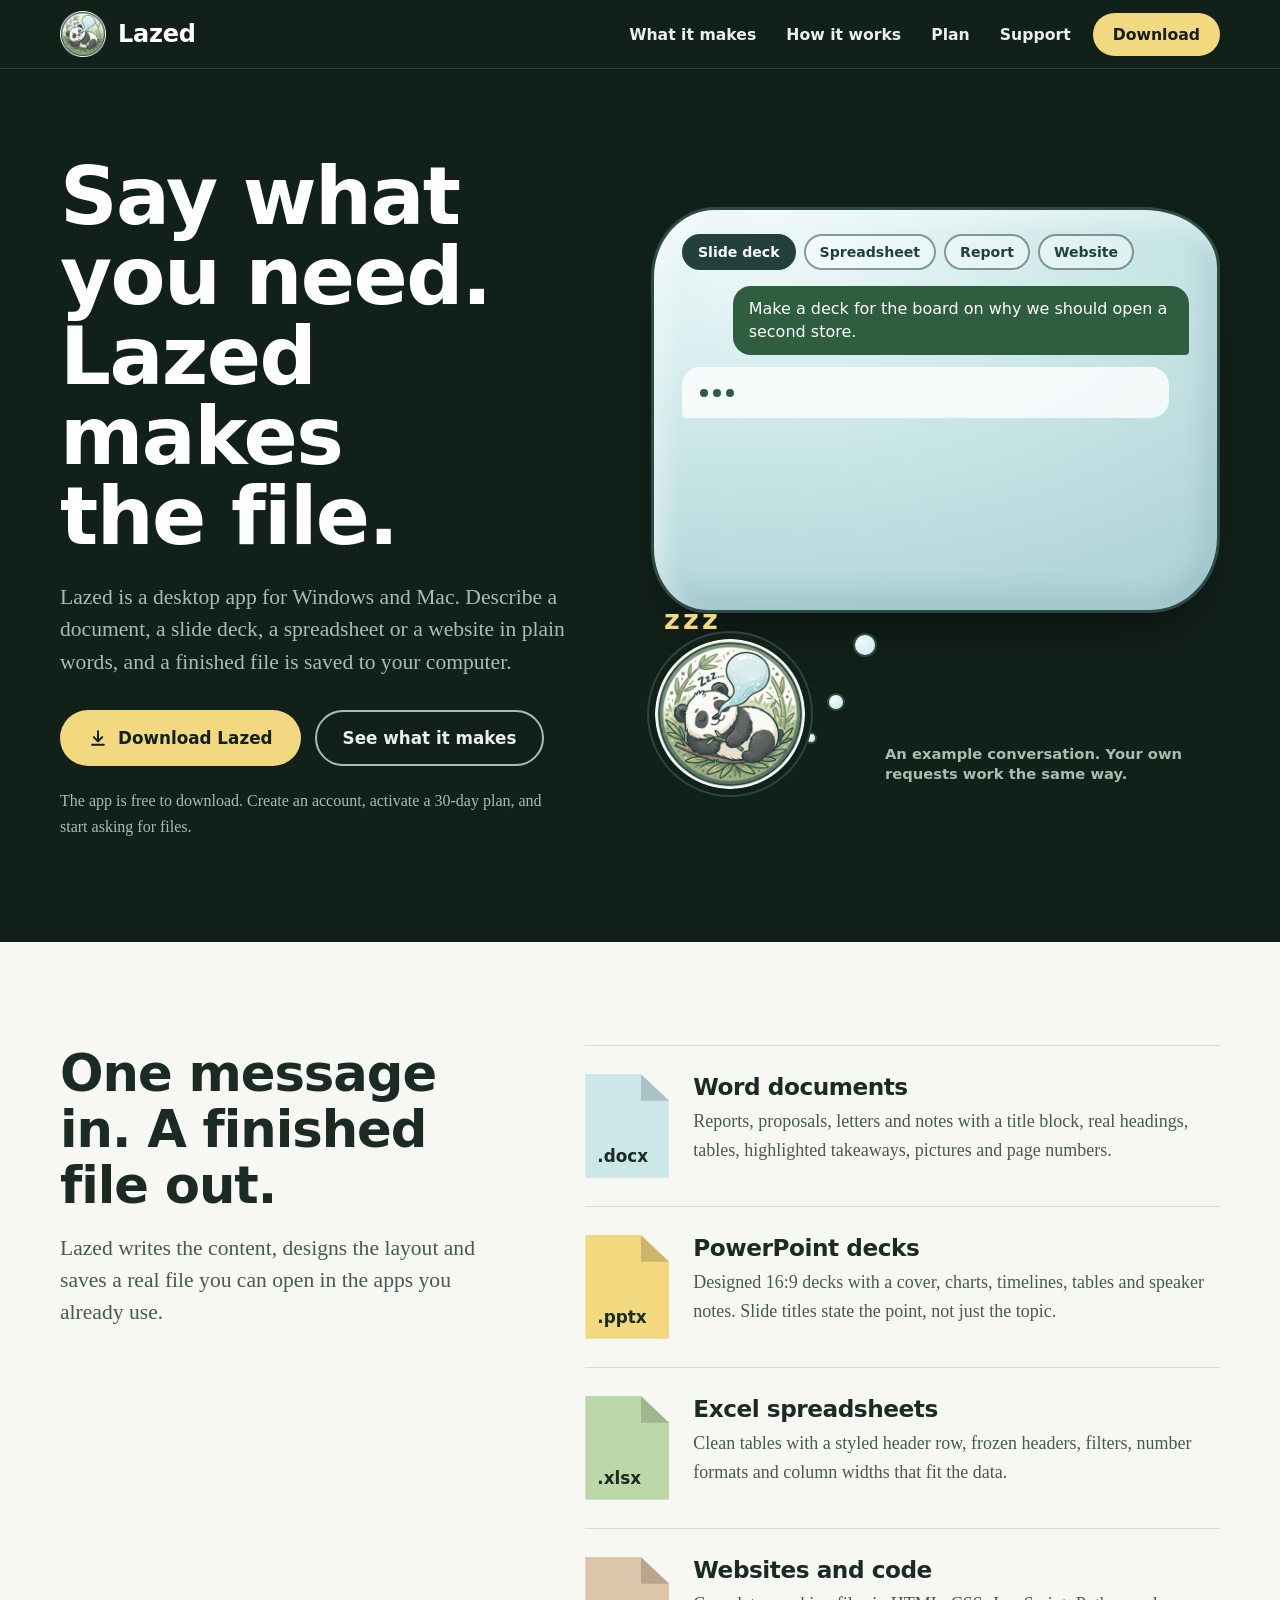
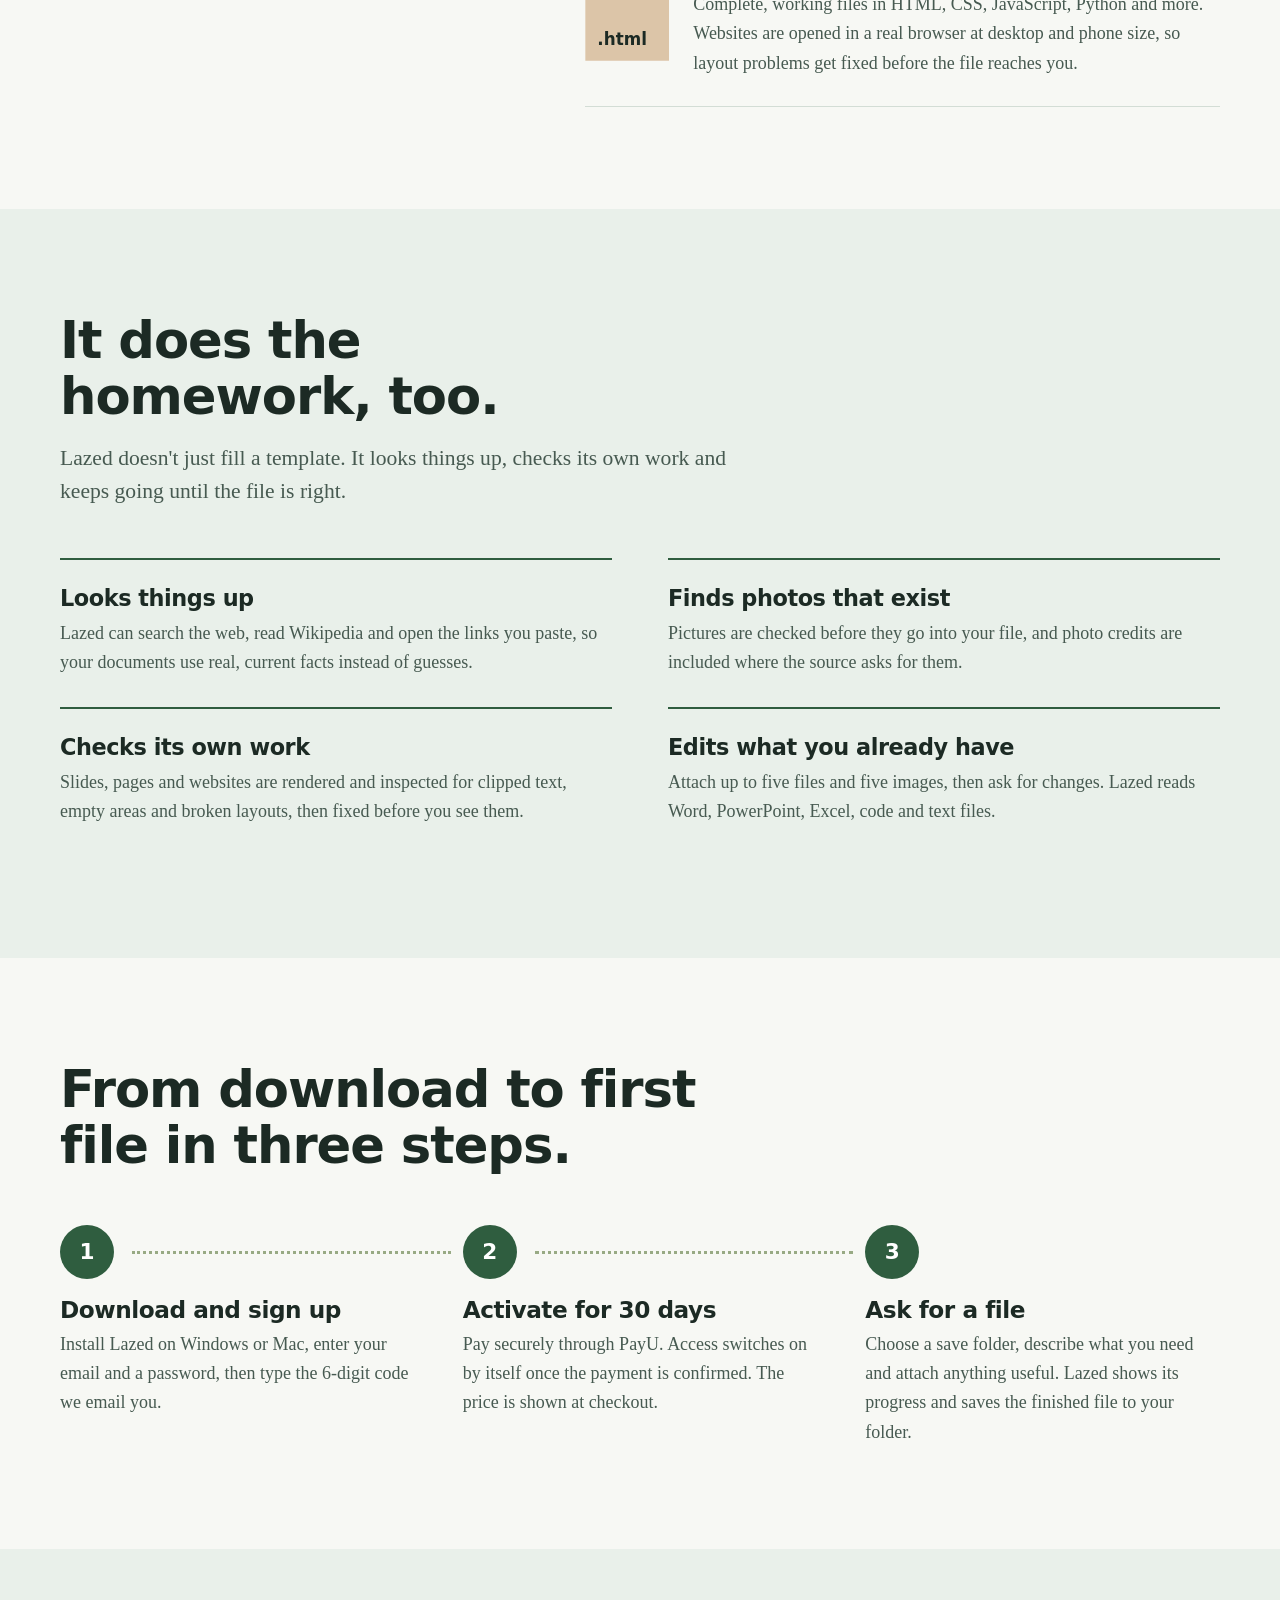
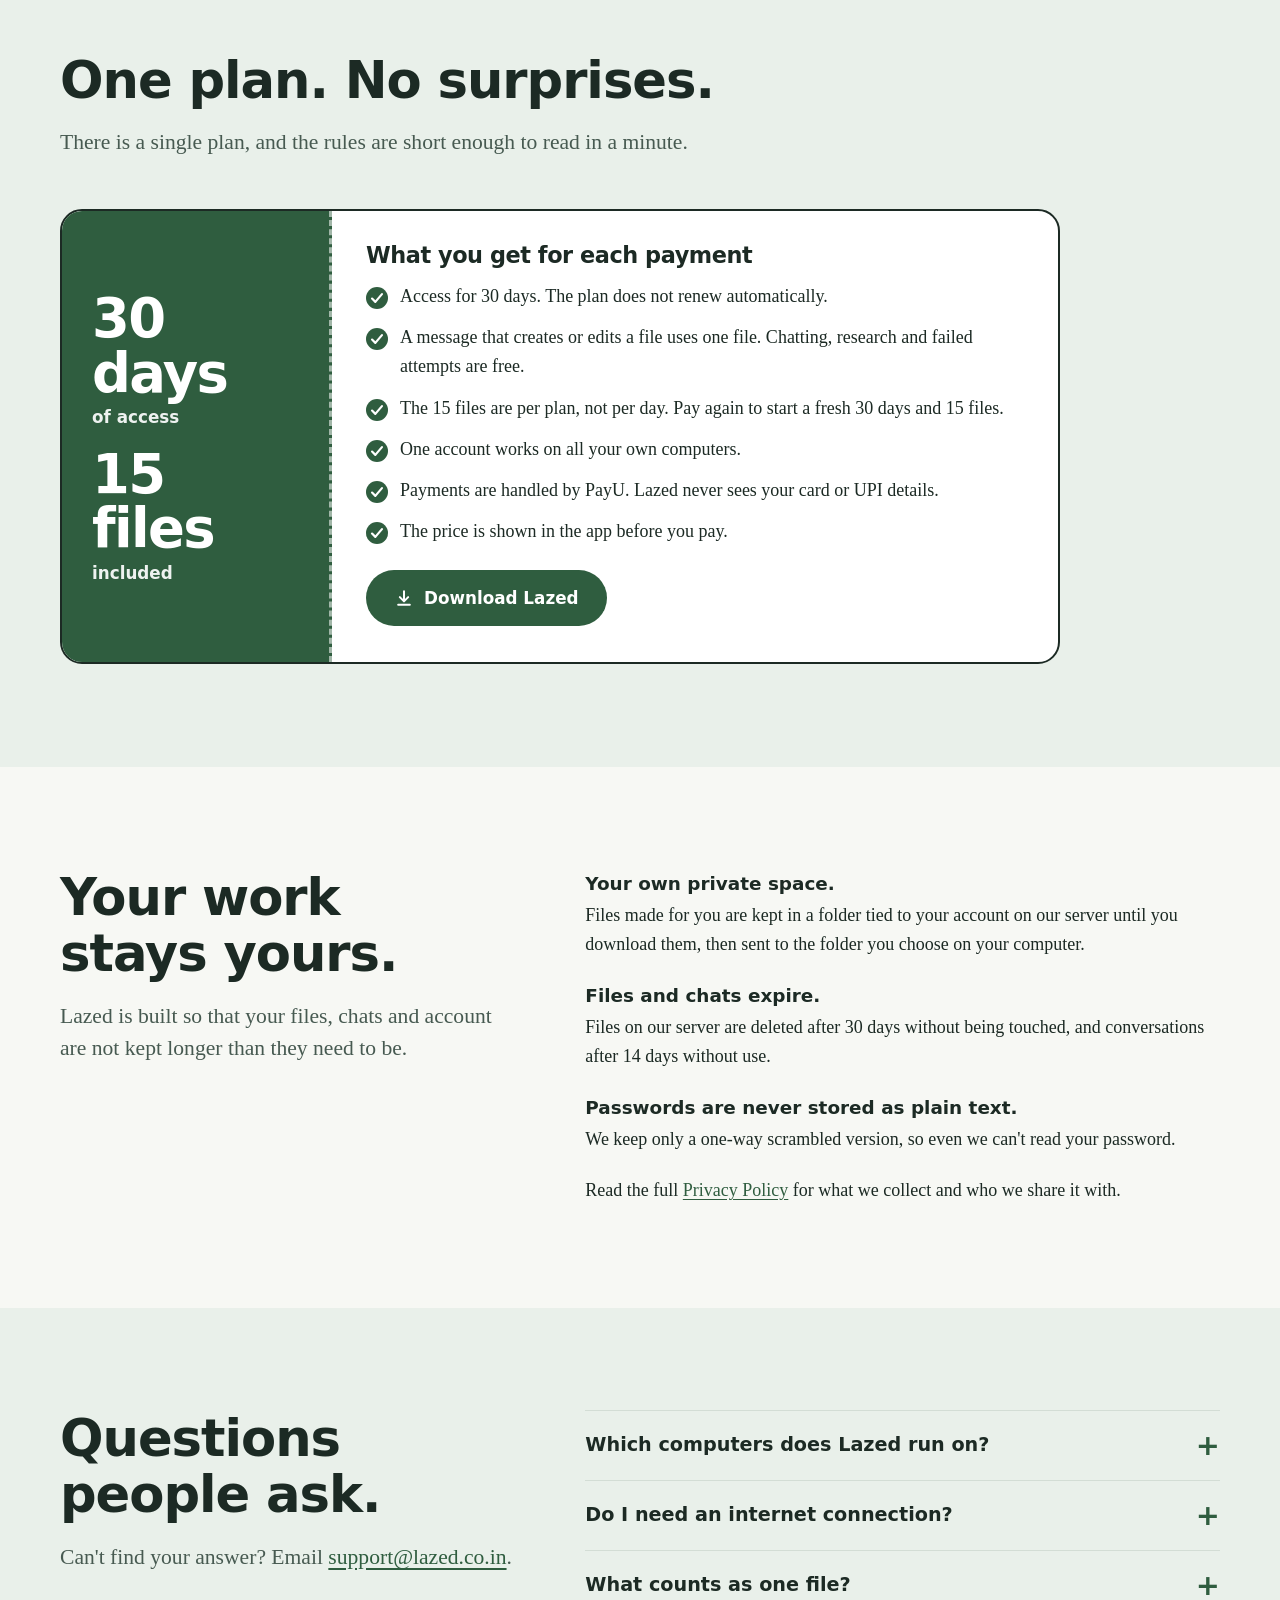
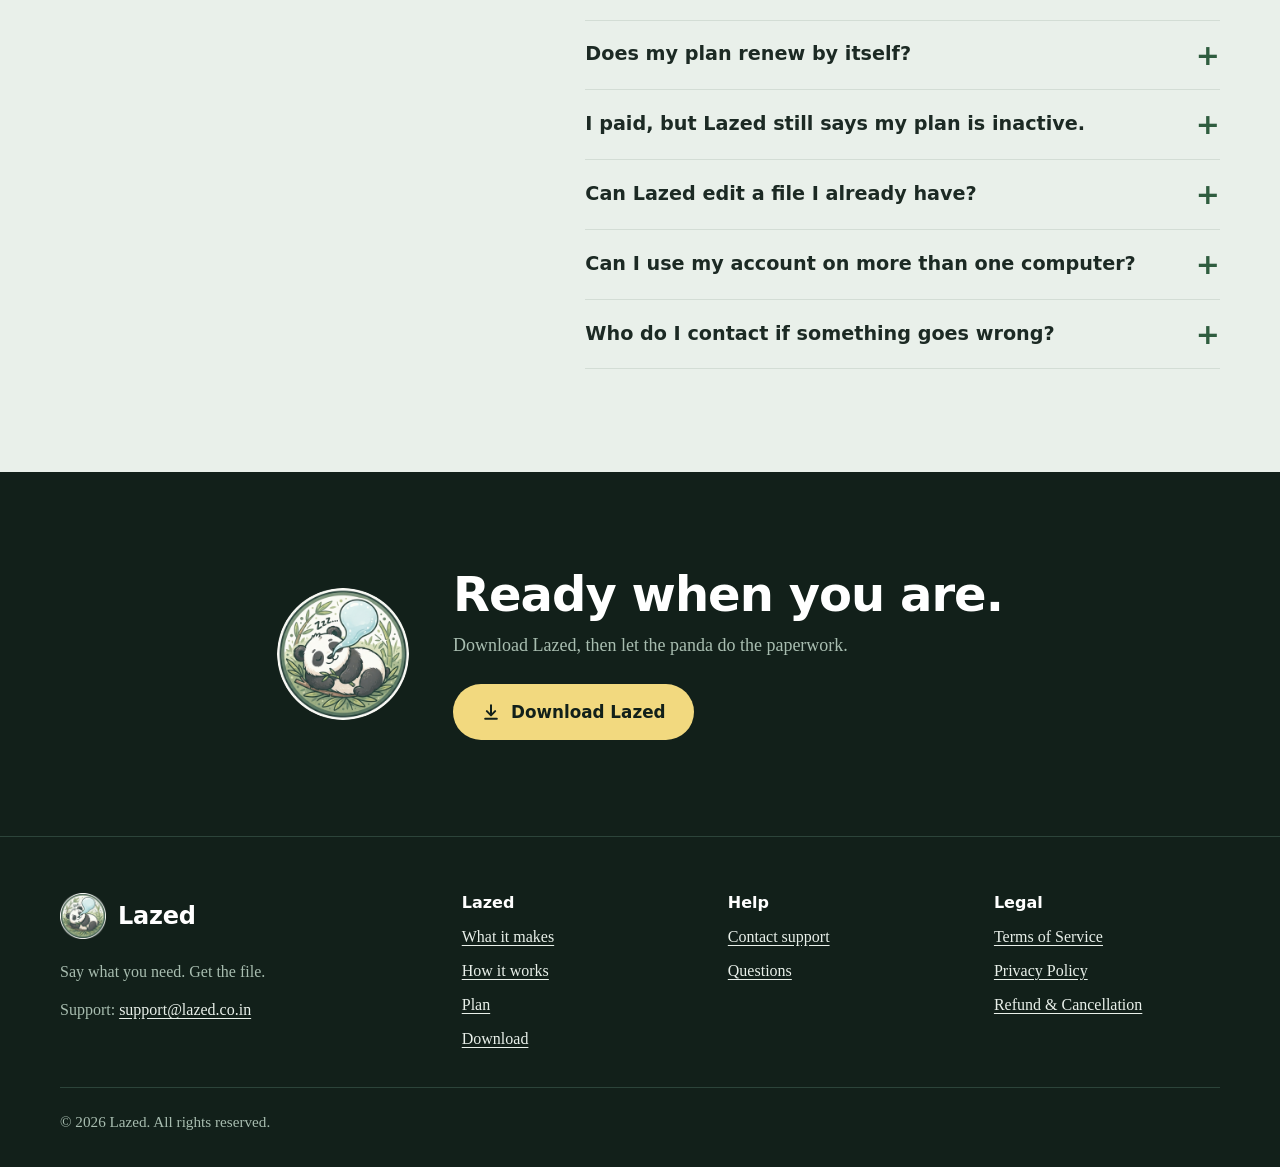
<file: index.html>
<!doctype html>
<html lang="en">
<head>
<meta charset="utf-8">
<meta name="viewport" content="width=device-width, initial-scale=1">
<title>Lazed: say what you need, get the file</title>
<meta name="description" content="Lazed is a desktop app for Windows and Mac that turns a plain message into a finished Word document, PowerPoint deck, Excel sheet or website.">
<meta name="theme-color" content="#12201a">
<link rel="icon" href="assets/favicon.ico" sizes="any">
<link rel="icon" type="image/png" sizes="32x32" href="assets/favicon-32.png">
<link rel="apple-touch-icon" href="assets/apple-touch-icon.png">
<meta property="og:type" content="website">
<meta property="og:site_name" content="Lazed">
<meta property="og:title" content="Lazed: say what you need, get the file">
<meta property="og:description" content="Lazed is a desktop app for Windows and Mac that turns a plain message into a finished Word document, PowerPoint deck, Excel sheet or website.">
<meta property="og:image" content="https://lazed.co.in/assets/og-image.png">
<meta property="og:url" content="https://lazed.co.in/">
<meta name="twitter:card" content="summary_large_image">
<link rel="stylesheet" href="css/style.css">
<script>document.documentElement.classList.add('js')</script>
</head>
<body>
<a class="skip" href="#main">Skip to content</a>
<header class="site-header">
  <div class="wrap">
    <a class="brand" href="index.html"><img src="assets/logo-96.png" width="46" height="46" alt="">Lazed</a>
    <div class="nav">
      <button class="nav-toggle" type="button" aria-expanded="false" aria-controls="nav-links" aria-label="Menu"><svg viewBox="0 0 24 24" fill="none" stroke="currentColor" stroke-width="2.4" stroke-linecap="round" aria-hidden="true"><path d="M4 7h16M4 12h16M4 17h16"/></svg></button>
      <nav id="nav-links" class="nav-links" aria-label="Main">
        <a href="index.html#features">What it makes</a>
        <a href="index.html#how">How it works</a>
        <a href="index.html#plan">Plan</a>
        <a href="contact.html">Support</a>
        <a class="btn btn-moon btn-sm" href="download.html" data-os-link>Download</a>
      </nav>
    </div>
  </div>
</header>
<main id="main">

<section class="hero">
  <div class="wrap">
    <div>
      <h1>Say what you need. Lazed makes the file.</h1>
      <p class="lead">Lazed is a desktop app for Windows and Mac. Describe a document, a slide deck, a spreadsheet or a website in plain words, and a finished file is saved to your computer.</p>
      <div class="hero-actions">
        <a class="btn btn-moon" href="download.html" data-os-link><svg viewBox="0 0 24 24" fill="none" stroke="currentColor" stroke-width="2.4" stroke-linecap="round" stroke-linejoin="round" aria-hidden="true"><path d="M12 4v11M7 11l5 5 5-5M5 20h14"/></svg><span data-os-label>Download Lazed</span></a>
        <a class="btn btn-ghost-dark" href="#features">See what it makes</a>
      </div>
      <p class="hero-note">The app is free to download. Create an account, activate a 30-day plan, and start asking for files.</p>
    </div>

    <div class="scene" role="group" aria-label="Example of asking Lazed for a slide deck">
      <div class="bubble">
        <ul class="chips" id="demo-chips" aria-label="Try an example" hidden></ul>
        <div class="chat" id="demo-chat">
          <div class="msg-user">Make a deck for the board on why we should open a second store.</div>
          <div class="msg-bot">
            <ul class="steps"><li>Looking up local retail data</li><li>Building the slides</li><li>Checking every slide for clipped text</li></ul>
            <div class="file"><span class="file-ext">.pptx</span><div class="file-name">second-store.pptx<span class="file-sub">Saved to your folder</span></div></div>
          </div>
        </div>
      </div>
      <p class="scene-caption">An example conversation. Your own requests work the same way.</p>
      <div class="dots" aria-hidden="true"><span class="d1"></span><span class="d2"></span><span class="d3"></span></div>
      <div class="panda">
        <span class="zzz" aria-hidden="true">zzz</span>
        <img src="assets/logo-320.png" width="150" height="150" alt="The Lazed panda, fast asleep">
      </div>
    </div>
  </div>
</section>

<section class="section" id="features">
  <div class="wrap split">
    <div class="split-sticky">
      <h2>One message in. A finished file out.</h2>
      <p class="lead">Lazed writes the content, designs the layout and saves a real file you can open in the apps you already use.</p>
    </div>
    <ul class="kinds">
      <li class="kind">
        <div class="kind-tab" aria-hidden="true">.docx</div>
        <div>
          <h3>Word documents</h3>
          <p>Reports, proposals, letters and notes with a title block, real headings, tables, highlighted takeaways, pictures and page numbers.</p>
        </div>
      </li>
      <li class="kind">
        <div class="kind-tab tint-moon" aria-hidden="true">.pptx</div>
        <div>
          <h3>PowerPoint decks</h3>
          <p>Designed 16:9 decks with a cover, charts, timelines, tables and speaker notes. Slide titles state the point, not just the topic.</p>
        </div>
      </li>
      <li class="kind">
        <div class="kind-tab tint-leaf" aria-hidden="true">.xlsx</div>
        <div>
          <h3>Excel spreadsheets</h3>
          <p>Clean tables with a styled header row, frozen headers, filters, number formats and column widths that fit the data.</p>
        </div>
      </li>
      <li class="kind">
        <div class="kind-tab tint-wood" aria-hidden="true">.html</div>
        <div>
          <h3>Websites and code</h3>
          <p>Complete, working files in HTML, CSS, JavaScript, Python and more. Websites are opened in a real browser at desktop and phone size, so layout problems get fixed before the file reaches you.</p>
        </div>
      </li>
    </ul>
  </div>
</section>

<section class="section section-mist" id="smart">
  <div class="wrap">
    <div class="section-head">
      <h2>It does the homework, too.</h2>
      <p class="lead">Lazed doesn't just fill a template. It looks things up, checks its own work and keeps going until the file is right.</p>
    </div>
    <div class="facts">
      <div class="fact">
        <h3>Looks things up</h3>
        <p>Lazed can search the web, read Wikipedia and open the links you paste, so your documents use real, current facts instead of guesses.</p>
      </div>
      <div class="fact">
        <h3>Finds photos that exist</h3>
        <p>Pictures are checked before they go into your file, and photo credits are included where the source asks for them.</p>
      </div>
      <div class="fact">
        <h3>Checks its own work</h3>
        <p>Slides, pages and websites are rendered and inspected for clipped text, empty areas and broken layouts, then fixed before you see them.</p>
      </div>
      <div class="fact">
        <h3>Edits what you already have</h3>
        <p>Attach up to five files and five images, then ask for changes. Lazed reads Word, PowerPoint, Excel, code and text files.</p>
      </div>
    </div>
  </div>
</section>

<section class="section" id="how">
  <div class="wrap">
    <div class="section-head">
      <h2>From download to first file in three steps.</h2>
    </div>
    <ol class="how">
      <li class="how-step">
        <div class="how-n" aria-hidden="true">1</div>
        <h3>Download and sign up</h3>
        <p>Install Lazed on Windows or Mac, enter your email and a password, then type the 6-digit code we email you.</p>
      </li>
      <li class="how-step">
        <div class="how-n" aria-hidden="true">2</div>
        <h3>Activate for 30 days</h3>
        <p>Pay securely through PayU. Access switches on by itself once the payment is confirmed. The price is shown at checkout.</p>
      </li>
      <li class="how-step">
        <div class="how-n" aria-hidden="true">3</div>
        <h3>Ask for a file</h3>
        <p>Choose a save folder, describe what you need and attach anything useful. Lazed shows its progress and saves the finished file to your folder.</p>
      </li>
    </ol>
  </div>
</section>

<section class="section section-mist" id="plan">
  <div class="wrap">
    <div class="section-head">
      <h2>One plan. No surprises.</h2>
      <p class="lead">There is a single plan, and the rules are short enough to read in a minute.</p>
    </div>
    <div class="ticket">
      <div class="ticket-stub">
        <div class="ticket-big">30 days<small>of access</small></div>
        <div class="ticket-big">15 files<small>included</small></div>
      </div>
      <div class="ticket-body">
        <h3>What you get for each payment</h3>
        <ul class="ticks">
          <li>Access for 30 days. The plan does not renew automatically.</li>
          <li>A message that creates or edits a file uses one file. Chatting, research and failed attempts are free.</li>
          <li>The 15 files are per plan, not per day. Pay again to start a fresh 30 days and 15 files.</li>
          <li>One account works on all your own computers.</li>
          <li>Payments are handled by PayU. Lazed never sees your card or UPI details.</li>
          <li>The price is shown in the app before you pay.</li>
        </ul>
        <a class="btn btn-moss" href="download.html" data-os-link><svg viewBox="0 0 24 24" fill="none" stroke="currentColor" stroke-width="2.4" stroke-linecap="round" stroke-linejoin="round" aria-hidden="true"><path d="M12 4v11M7 11l5 5 5-5M5 20h14"/></svg><span data-os-label>Download Lazed</span></a>
      </div>
    </div>
  </div>
</section>

<section class="section" id="private">
  <div class="wrap split">
    <div>
      <h2>Your work stays yours.</h2>
      <p class="lead">Lazed is built so that your files, chats and account are not kept longer than they need to be.</p>
    </div>
    <div class="private-list">
      <p><strong>Your own private space.</strong>Files made for you are kept in a folder tied to your account on our server until you download them, then sent to the folder you choose on your computer.</p>
      <p><strong>Files and chats expire.</strong>Files on our server are deleted after 30 days without being touched, and conversations after 14 days without use.</p>
      <p><strong>Passwords are never stored as plain text.</strong>We keep only a one-way scrambled version, so even we can't read your password.</p>
      <p>Read the full <a href="privacy.html">Privacy Policy</a> for what we collect and who we share it with.</p>
    </div>
  </div>
</section>

<section class="section section-mist" id="faq">
  <div class="wrap split">
    <div class="split-sticky">
      <h2>Questions people ask.</h2>
      <p class="lead">Can't find your answer? Email <a href="mailto:support@lazed.co.in">support@lazed.co.in</a>.</p>
    </div>
    <div class="faq">
<details><summary>Which computers does Lazed run on?</summary><div class="answer"><p>Windows PCs and Macs. Lazed is a desktop app, so it doesn't run on phones or tablets. On Windows you get it from the Microsoft Store; the <a href="download.html">download page</a> takes you there. On a Mac, choose Apple Silicon (M1 and newer) or Intel; the page shows how to tell which one you have.</p></div></details>
<details><summary>Do I need an internet connection?</summary><div class="answer"><p>Yes. Your request is sent to our servers, where the AI does the work. The finished file is then saved to the folder you chose on your computer.</p></div></details>
<details><summary>What counts as one file?</summary><div class="answer"><p>A message that successfully creates or edits a file uses one of your 15 files, however many rounds of building and fixing it takes. Chatting, research and requests that fail don't use a file.</p></div></details>
<details><summary>Does my plan renew by itself?</summary><div class="answer"><p>No. Each payment gives you 30 days. When they end, or when you've used all 15 files, you choose whether to pay again. We never charge you automatically.</p></div></details>
<details><summary>I paid, but Lazed still says my plan is inactive.</summary><div class="answer"><p>Access switches on automatically once your payment is confirmed, which usually takes a few minutes. If it hasn't happened after that, email <a href="mailto:support@lazed.co.in">support@lazed.co.in</a> from your account address with your payment confirmation.</p></div></details>
<details><summary>Can Lazed edit a file I already have?</summary><div class="answer"><p>Yes. Attach up to five files (Word, PowerPoint, Excel, code or text) and up to five images, then say what to change. Word, PowerPoint and Excel files are rebuilt in Lazed's own design, so very custom formatting in the original may change.</p></div></details>
<details><summary>Can I use my account on more than one computer?</summary><div class="answer"><p>Yes. Your plan belongs to your account, so you can log in on any of your own computers. Please don't share your login with other people.</p></div></details>
<details><summary>Who do I contact if something goes wrong?</summary><div class="answer"><p>Email <a href="mailto:support@lazed.co.in">support@lazed.co.in</a>. The <a href="contact.html">support page</a> also lists fixes for the most common problems.</p></div></details>
    </div>
  </div>
</section>

<section class="cta-band">
  <div class="wrap">
    <img src="assets/logo-320.png" width="132" height="132" alt="" loading="lazy">
    <div>
      <h2>Ready when you are.</h2>
      <p>Download Lazed, then let the panda do the paperwork.</p>
      <a class="btn btn-moon" href="download.html" data-os-link><svg viewBox="0 0 24 24" fill="none" stroke="currentColor" stroke-width="2.4" stroke-linecap="round" stroke-linejoin="round" aria-hidden="true"><path d="M12 4v11M7 11l5 5 5-5M5 20h14"/></svg><span data-os-label>Download Lazed</span></a>
    </div>
  </div>
</section>

</main>
<footer class="site-footer">
  <div class="wrap footer-grid">
    <div>
      <a class="brand" href="index.html"><img src="assets/logo-96.png" width="46" height="46" alt="">Lazed</a>
      <p>Say what you need. Get the file.</p>
      <p>Support: <a href="mailto:support@lazed.co.in">support@lazed.co.in</a></p>
    </div>
    <nav aria-label="Product">
      <p class="footer-title">Lazed</p>
      <ul>
        <li><a href="index.html#features">What it makes</a></li>
        <li><a href="index.html#how">How it works</a></li>
        <li><a href="index.html#plan">Plan</a></li>
        <li><a href="download.html">Download</a></li>
      </ul>
    </nav>
    <nav aria-label="Help">
      <p class="footer-title">Help</p>
      <ul>
        <li><a href="contact.html">Contact support</a></li>
        <li><a href="index.html#faq">Questions</a></li>
      </ul>
    </nav>
    <nav aria-label="Legal">
      <p class="footer-title">Legal</p>
      <ul>
        <li><a href="terms.html">Terms of Service</a></li>
        <li><a href="privacy.html">Privacy Policy</a></li>
        <li><a href="refund.html">Refund &amp; Cancellation</a></li>
      </ul>
    </nav>
  </div>
  <div class="wrap footer-base">
    <p>&copy; <span data-year>2026</span> Lazed. All rights reserved.</p>
  </div>
</footer>
<script src="js/config.js"></script>
<script src="js/main.js"></script>
</body>
</html>
</file>
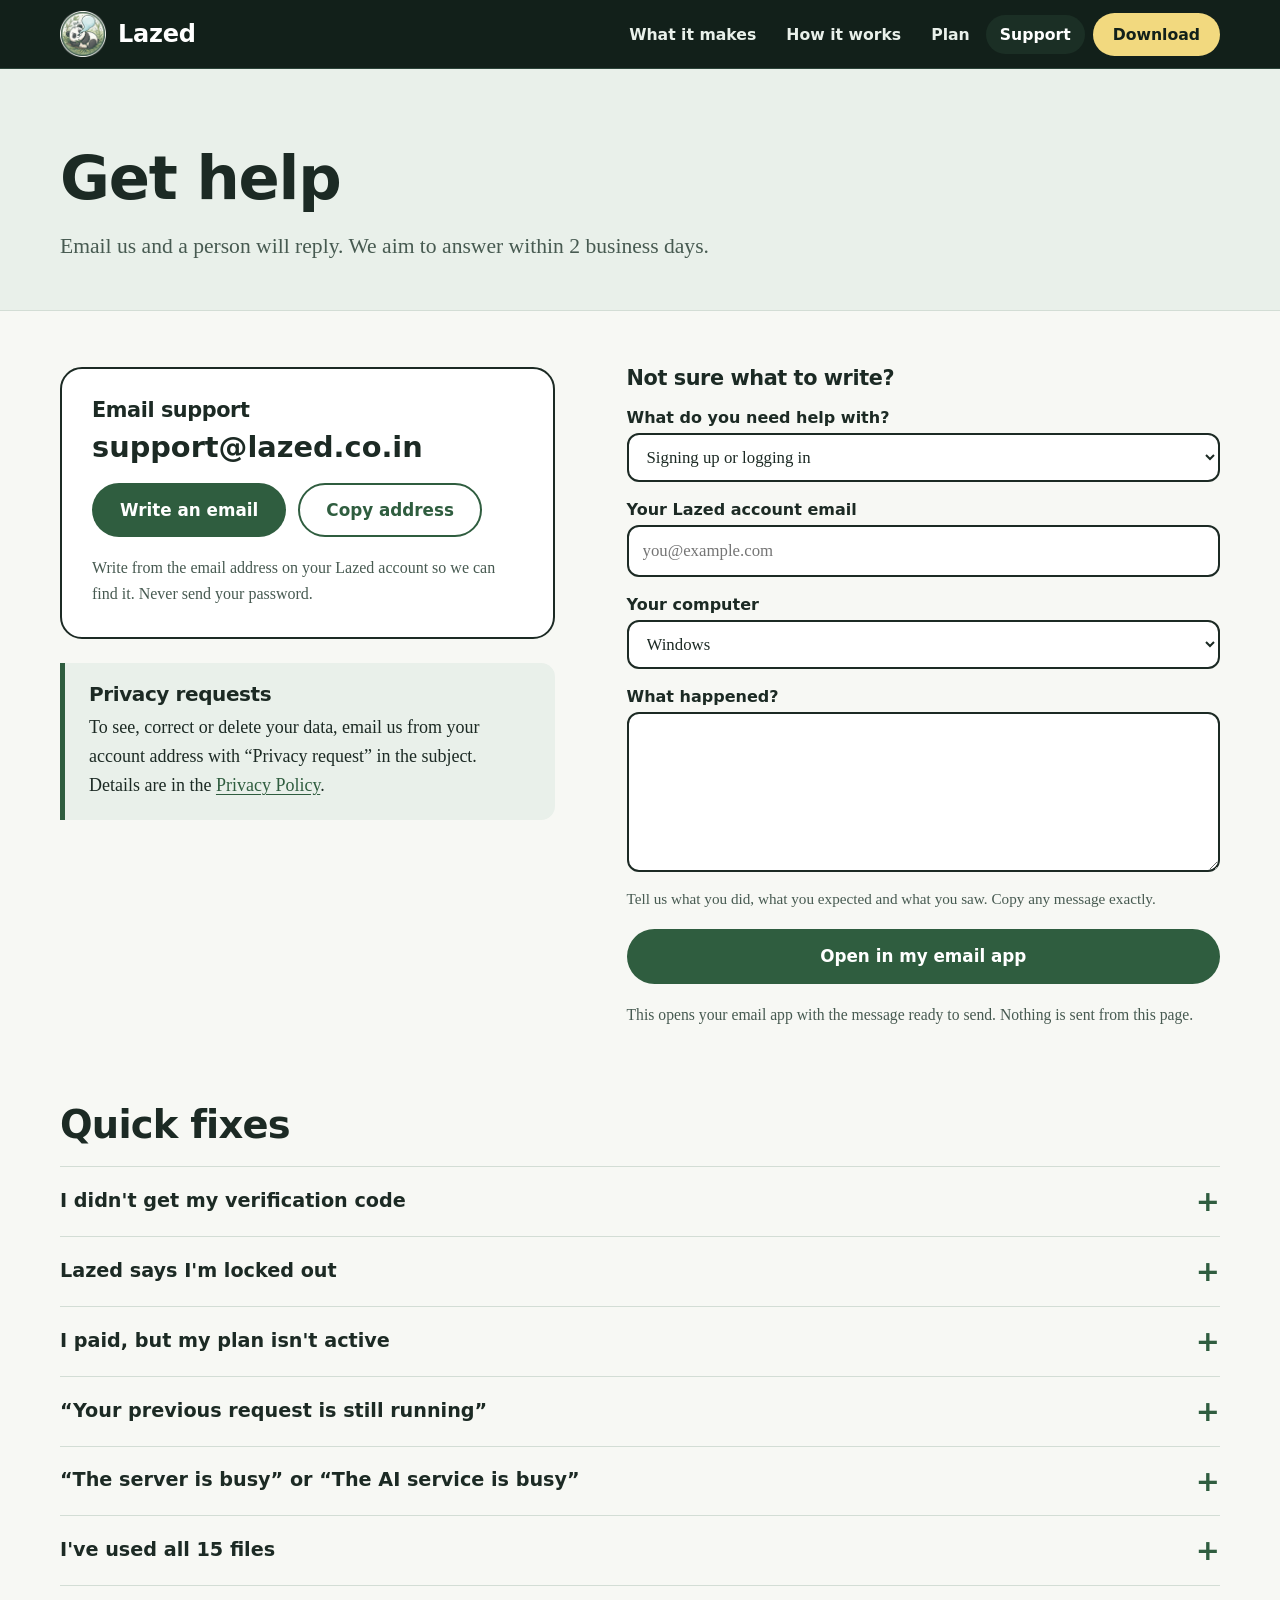
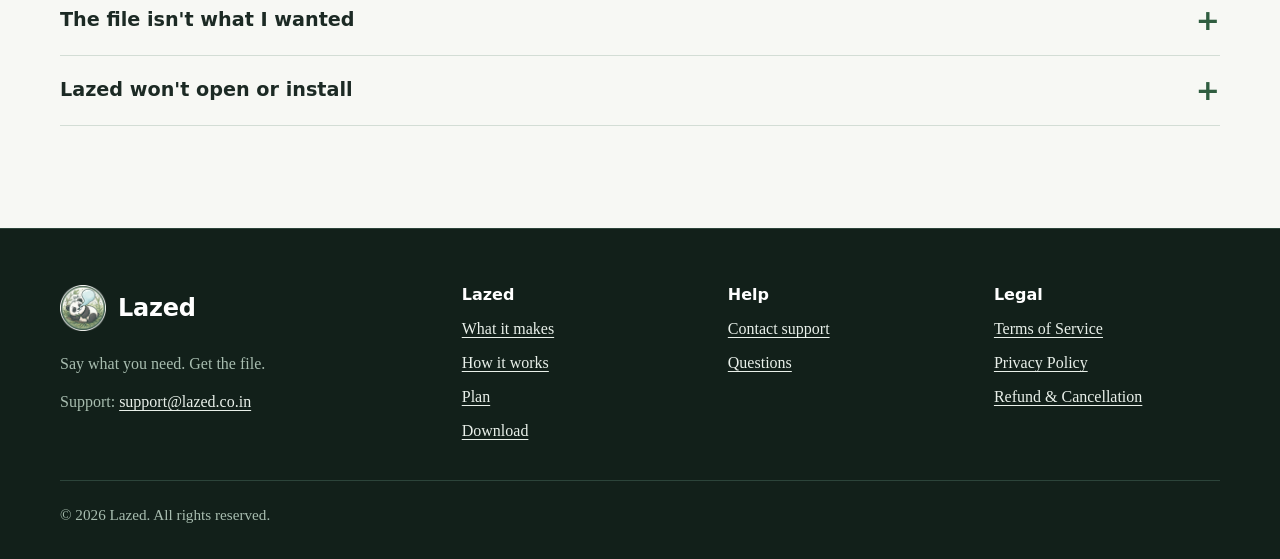
<file: contact.html>
<!doctype html>
<html lang="en">
<head>
<meta charset="utf-8">
<meta name="viewport" content="width=device-width, initial-scale=1">
<title>Support | Lazed</title>
<meta name="description" content="Contact Lazed support at support@lazed.co.in and find quick fixes for sign-up, payment and download problems.">
<meta name="theme-color" content="#12201a">
<link rel="icon" href="assets/favicon.ico" sizes="any">
<link rel="icon" type="image/png" sizes="32x32" href="assets/favicon-32.png">
<link rel="apple-touch-icon" href="assets/apple-touch-icon.png">
<meta property="og:type" content="website">
<meta property="og:site_name" content="Lazed">
<meta property="og:title" content="Support | Lazed">
<meta property="og:description" content="Contact Lazed support at support@lazed.co.in and find quick fixes for sign-up, payment and download problems.">
<meta property="og:image" content="https://lazed.co.in/assets/og-image.png">
<meta property="og:url" content="https://lazed.co.in/contact.html">
<meta name="twitter:card" content="summary_large_image">
<link rel="stylesheet" href="css/style.css">
<script>document.documentElement.classList.add('js')</script>
</head>
<body>
<a class="skip" href="#main">Skip to content</a>
<header class="site-header">
  <div class="wrap">
    <a class="brand" href="index.html"><img src="assets/logo-96.png" width="46" height="46" alt="">Lazed</a>
    <div class="nav">
      <button class="nav-toggle" type="button" aria-expanded="false" aria-controls="nav-links" aria-label="Menu"><svg viewBox="0 0 24 24" fill="none" stroke="currentColor" stroke-width="2.4" stroke-linecap="round" aria-hidden="true"><path d="M4 7h16M4 12h16M4 17h16"/></svg></button>
      <nav id="nav-links" class="nav-links" aria-label="Main">
        <a href="index.html#features">What it makes</a>
        <a href="index.html#how">How it works</a>
        <a href="index.html#plan">Plan</a>
        <a href="contact.html" aria-current="page">Support</a>
        <a class="btn btn-moon btn-sm" href="download.html" data-os-link>Download</a>
      </nav>
    </div>
  </div>
</header>
<main id="main">
<section class="page-head">
  <div class="wrap">
    <h1>Get help</h1>
    <p class="lead">Email us and a person will reply. We aim to answer within 2 business days.</p>
  </div>
</section>

<section class="section" style="padding-top: clamp(36px, 5vw, 56px)">
  <div class="wrap">
    <div class="contact-grid">
      <div>
        <div class="mail-card">
          <h2 style="font-size: 1.3rem">Email support</h2>
          <a class="address" href="mailto:support@lazed.co.in">support@lazed.co.in</a>
          <div class="row">
            <a class="btn btn-moss" href="mailto:support@lazed.co.in">Write an email</a>
            <button class="btn btn-ghost" type="button" id="copy-email" hidden>Copy address</button>
          </div>
          <p class="small">Write from the email address on your Lazed account so we can find it. Never send your password.</p>
        </div>
        <div class="callout" style="margin-top: 24px">
          <h3>Privacy requests</h3>
          <p>To see, correct or delete your data, email us from your account address with &ldquo;Privacy request&rdquo; in the subject. Details are in the <a href="privacy.html#rights">Privacy Policy</a>.</p>
        </div>
      </div>

      <form class="form" id="help-form">
        <h2 style="font-size: 1.3rem">Not sure what to write?</h2>
        <div class="field">
          <label for="topic">What do you need help with?</label>
          <select id="topic" name="topic">
            <option>Signing up or logging in</option>
            <option>A payment or my plan</option>
            <option>Downloading or installing</option>
            <option>A file didn't turn out right</option>
            <option>A privacy request</option>
            <option>Something else</option>
          </select>
        </div>
        <div class="field">
          <label for="account">Your Lazed account email</label>
          <input id="account" name="account" type="email" autocomplete="email" placeholder="you@example.com">
        </div>
        <div class="field">
          <label for="system">Your computer</label>
          <select id="system" name="system">
            <option>Windows</option>
            <option>Mac</option>
            <option>Not sure</option>
          </select>
        </div>
        <div class="field">
          <label for="message">What happened?</label>
          <textarea id="message" name="message" required></textarea>
          <span class="hint">Tell us what you did, what you expected and what you saw. Copy any message exactly.</span>
        </div>
        <button class="btn btn-moss" type="submit">Open in my email app</button>
        <p class="form-note">This opens your email app with the message ready to send. Nothing is sent from this page.</p>
      </form>
    </div>

    <div class="quick">
      <h2>Quick fixes</h2>
      <div class="faq">
<details><summary>I didn't get my verification code</summary><div class="answer"><p>Check your spam folder first. The code works for 10 minutes. You can ask for a new one after 60 seconds, up to 5 codes an hour for one address. If it still doesn't arrive, email us from a different address and we'll look into it.</p></div></details>
<details><summary>Lazed says I'm locked out</summary><div class="answer"><p>After 5 wrong passwords, logins from that device are paused for 15 minutes. Wait, then try again. If you've forgotten your password, email us from your account address.</p></div></details>
<details><summary>I paid, but my plan isn't active</summary><div class="answer"><p>Access switches on automatically once the payment is confirmed, usually within a few minutes. Close and reopen Lazed and log in again. If it's still inactive, email us your account address and payment confirmation.</p></div></details>
<details><summary>&ldquo;Your previous request is still running&rdquo;</summary><div class="answer"><p>Each account can run one request at a time. Wait for the current one to finish. If you closed the app mid-request, reopen it: Lazed picks up the finished result for up to a day.</p></div></details>
<details><summary>&ldquo;The server is busy&rdquo; or &ldquo;The AI service is busy&rdquo;</summary><div class="answer"><p>Try again in a minute. Nothing was counted against your files. If you've sent a lot of messages in the last hour, you may also have reached the hourly message limit; wait a little and try again.</p></div></details>
<details><summary>I've used all 15 files</summary><div class="answer"><p>Your plan has no files left. Log in to Lazed and choose to pay again to start a fresh 30 days with 15 files. A request that failed doesn't use a file.</p></div></details>
<details><summary>The file isn't what I wanted</summary><div class="answer"><p>Reply in the same conversation and say what to change; Lazed keeps the context. Be specific about the audience, length and style. If you're still stuck, email us the request and what you expected.</p></div></details>
<details><summary>Lazed won't open or install</summary><div class="answer"><p>On Windows, install Lazed from the Microsoft Store (open the <a href="download.html">download page</a>); if the Store shows an error, try again after Windows Update finishes. On a Mac, macOS shows the usual warning for new apps, so follow the <a href="download.html#install">install steps</a>. If it still won't open, tell us your system version and the exact message.</p></div></details>
      </div>
    </div>
  </div>
</section>
</main>
<footer class="site-footer">
  <div class="wrap footer-grid">
    <div>
      <a class="brand" href="index.html"><img src="assets/logo-96.png" width="46" height="46" alt="">Lazed</a>
      <p>Say what you need. Get the file.</p>
      <p>Support: <a href="mailto:support@lazed.co.in">support@lazed.co.in</a></p>
    </div>
    <nav aria-label="Product">
      <p class="footer-title">Lazed</p>
      <ul>
        <li><a href="index.html#features">What it makes</a></li>
        <li><a href="index.html#how">How it works</a></li>
        <li><a href="index.html#plan">Plan</a></li>
        <li><a href="download.html">Download</a></li>
      </ul>
    </nav>
    <nav aria-label="Help">
      <p class="footer-title">Help</p>
      <ul>
        <li><a href="contact.html">Contact support</a></li>
        <li><a href="index.html#faq">Questions</a></li>
      </ul>
    </nav>
    <nav aria-label="Legal">
      <p class="footer-title">Legal</p>
      <ul>
        <li><a href="terms.html">Terms of Service</a></li>
        <li><a href="privacy.html">Privacy Policy</a></li>
        <li><a href="refund.html">Refund &amp; Cancellation</a></li>
      </ul>
    </nav>
  </div>
  <div class="wrap footer-base">
    <p>&copy; <span data-year>2026</span> Lazed. All rights reserved.</p>
  </div>
</footer>
<script src="js/config.js"></script>
<script src="js/main.js"></script>
</body>
</html>
</file>
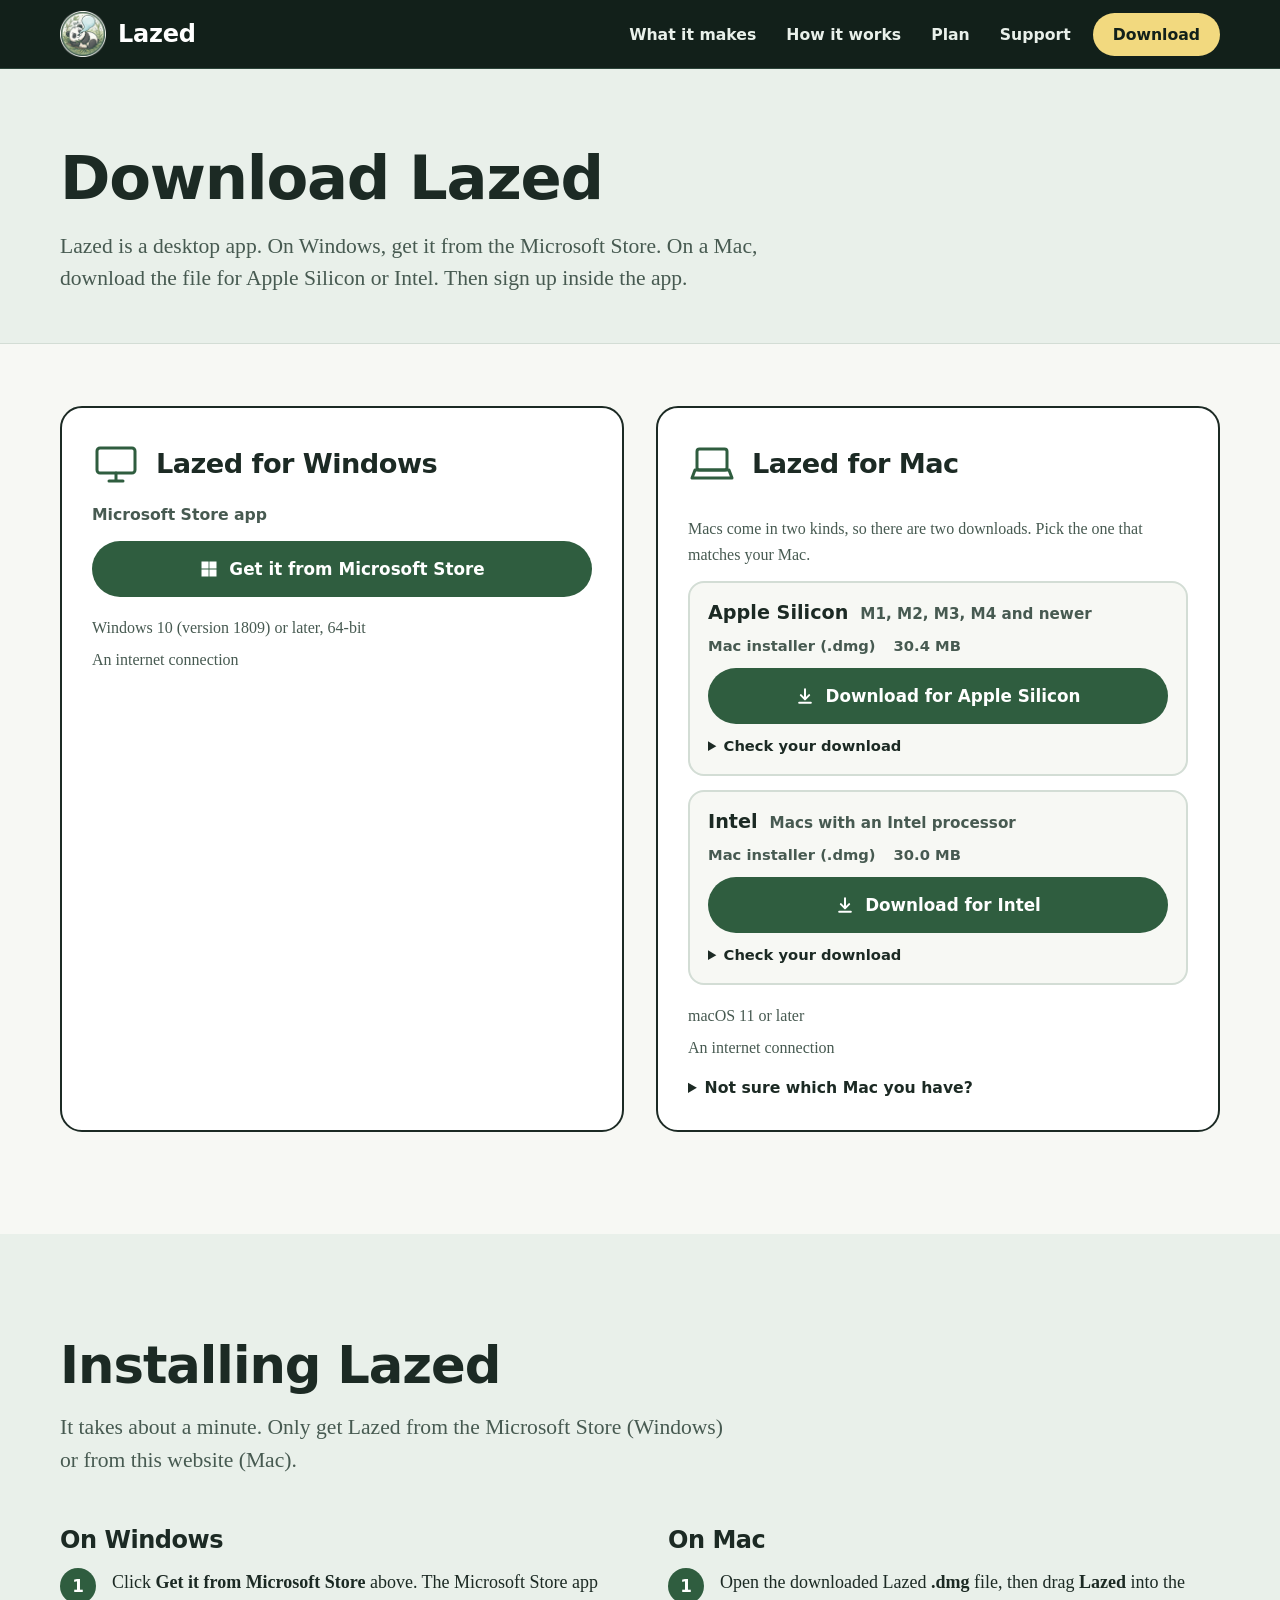
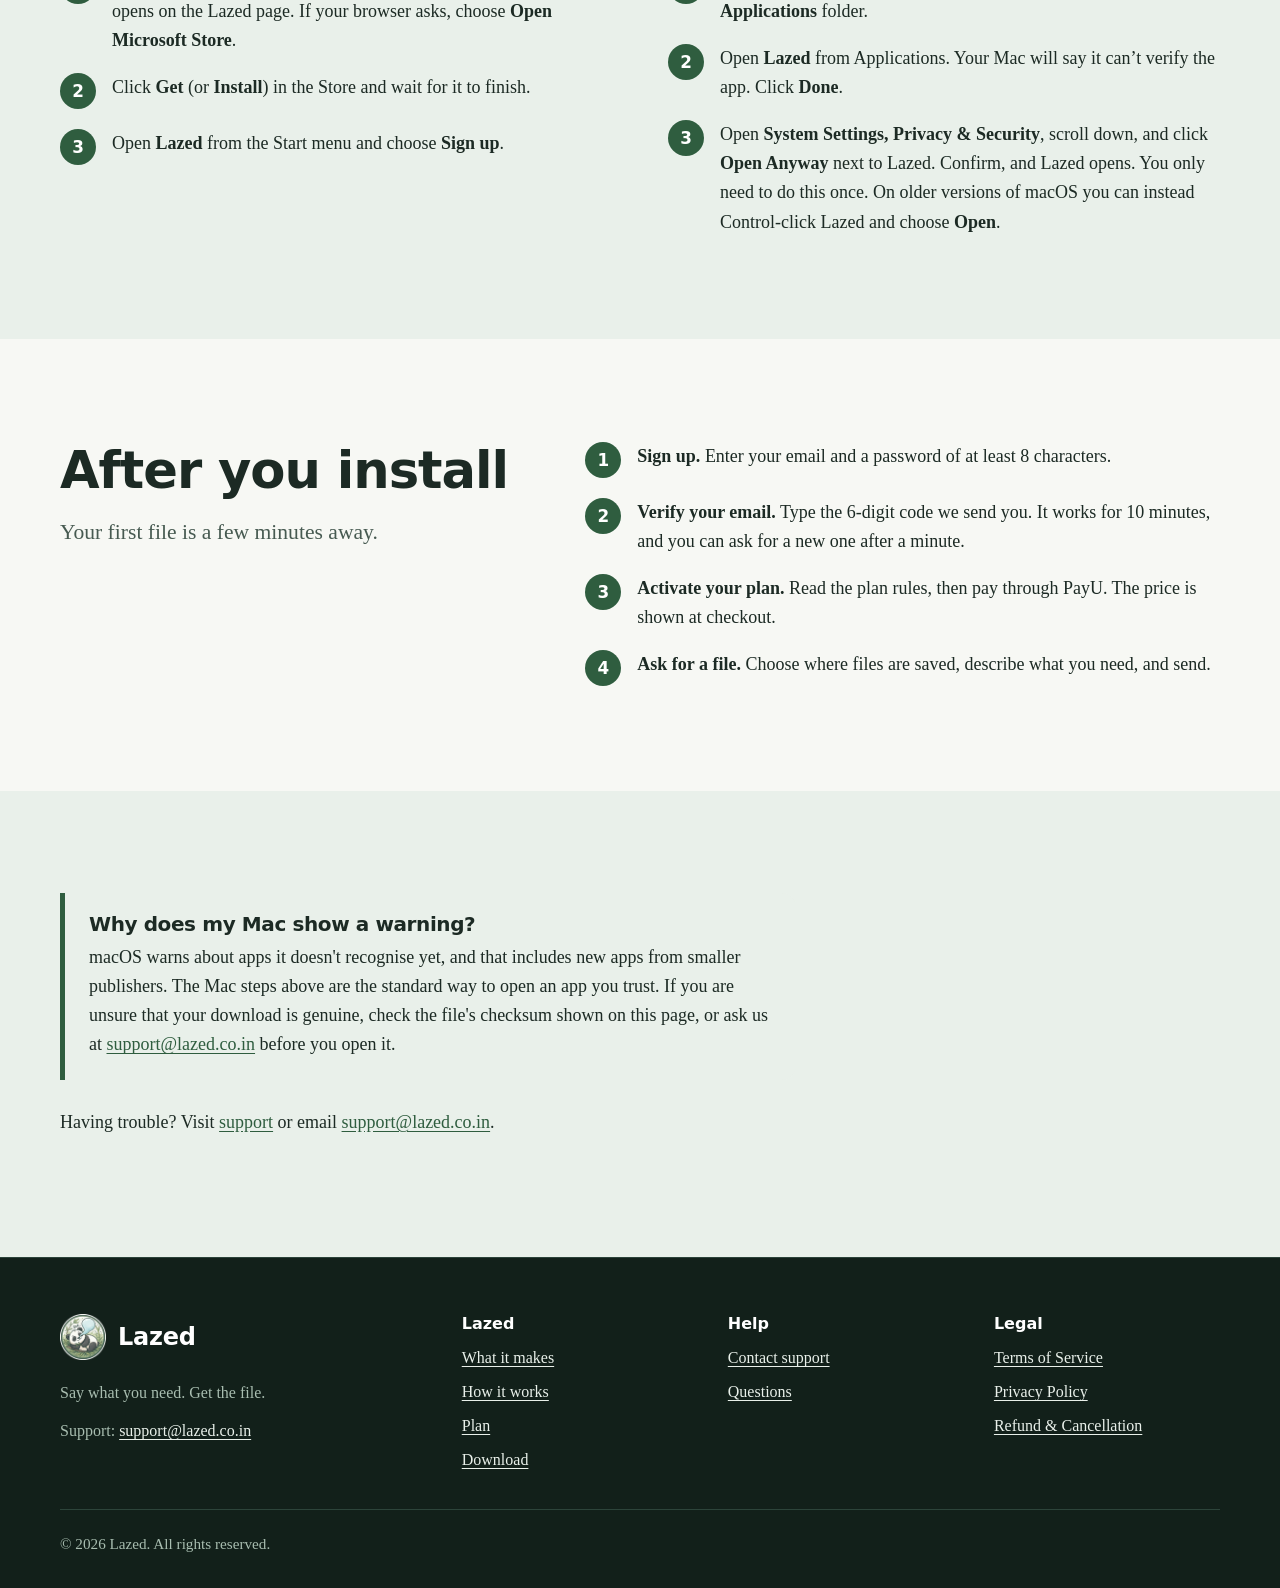
<file: download.html>
<!doctype html>
<html lang="en">
<head>
<meta charset="utf-8">
<meta name="viewport" content="width=device-width, initial-scale=1">
<title>Download Lazed for Windows and Mac</title>
<meta name="description" content="Download the Lazed desktop app for Windows or Mac and start making Word, PowerPoint, Excel and web files from a plain message.">
<meta name="theme-color" content="#12201a">
<link rel="icon" href="assets/favicon.ico" sizes="any">
<link rel="icon" type="image/png" sizes="32x32" href="assets/favicon-32.png">
<link rel="apple-touch-icon" href="assets/apple-touch-icon.png">
<meta property="og:type" content="website">
<meta property="og:site_name" content="Lazed">
<meta property="og:title" content="Download Lazed for Windows and Mac">
<meta property="og:description" content="Download the Lazed desktop app for Windows or Mac and start making Word, PowerPoint, Excel and web files from a plain message.">
<meta property="og:image" content="https://lazed.co.in/assets/og-image.png">
<meta property="og:url" content="https://lazed.co.in/download.html">
<meta name="twitter:card" content="summary_large_image">
<link rel="stylesheet" href="css/style.css">
<script>document.documentElement.classList.add('js')</script>
</head>
<body>
<a class="skip" href="#main">Skip to content</a>
<header class="site-header">
  <div class="wrap">
    <a class="brand" href="index.html"><img src="assets/logo-96.png" width="46" height="46" alt="">Lazed</a>
    <div class="nav">
      <button class="nav-toggle" type="button" aria-expanded="false" aria-controls="nav-links" aria-label="Menu"><svg viewBox="0 0 24 24" fill="none" stroke="currentColor" stroke-width="2.4" stroke-linecap="round" aria-hidden="true"><path d="M4 7h16M4 12h16M4 17h16"/></svg></button>
      <nav id="nav-links" class="nav-links" aria-label="Main">
        <a href="index.html#features">What it makes</a>
        <a href="index.html#how">How it works</a>
        <a href="index.html#plan">Plan</a>
        <a href="contact.html">Support</a>
        <a class="btn btn-moon btn-sm" href="download.html" data-os-link aria-current="page">Download</a>
      </nav>
    </div>
  </div>
</header>
<main id="main">
<section class="page-head">
  <div class="wrap">
    <h1>Download Lazed</h1>
    <p class="lead">Lazed is a desktop app. On Windows, get it from the Microsoft Store. On a Mac, download the file for Apple Silicon or Intel. Then sign up inside the app.</p>
  </div>
</section>

<section class="section" style="padding-top: clamp(32px, 4vw, 48px)">
  <div class="wrap">
    <div class="notice" id="mobile-note" hidden>
      <p>Lazed runs on Windows PCs and Macs, not on phones or tablets.</p>
      <p>Open this page on your computer to download it, or email yourself the link: <a href="mailto:?subject=Download%20Lazed&amp;body=Download%20Lazed%20on%20your%20computer%3A%20https://lazed.co.in/download.html">send the link</a>.</p>
    </div>

    <div class="platforms">
      <article class="platform" id="windows" data-platform="windows">
        <span class="match-badge" hidden>Matches your computer</span>
        <div class="platform-top"><svg viewBox="0 0 48 48" fill="none" stroke="currentColor" stroke-width="3" stroke-linecap="round" stroke-linejoin="round" aria-hidden="true"><rect x="5" y="8" width="38" height="25" rx="3"/><path d="M17 41h14M24 33v8"/></svg><h2>Lazed for Windows</h2></div>
        <p class="platform-meta"><span>Microsoft Store app</span><span data-version hidden></span></p>
        <p class="unavailable store-note" id="store-note" role="status" hidden>Opening the Microsoft Store&hellip; If nothing happened, use the button below.</p>
        <a class="btn btn-moss btn-block" data-store-link href="https://apps.microsoft.com/search?query=Lazed"><svg viewBox="0 0 24 24" fill="currentColor" aria-hidden="true"><path d="M3 3h8.5v8.5H3zM12.5 3H21v8.5h-8.5zM3 12.5h8.5V21H3zM12.5 12.5H21V21h-8.5z"/></svg><span data-store-label>Get it from Microsoft Store</span></a>
        <p class="unavailable" data-unavailable hidden>Lazed isn't in the Microsoft Store yet. Email <a href="mailto:support@lazed.co.in">support@lazed.co.in</a> and we'll tell you when it is ready.</p>
        <ul data-reqs></ul>
      </article>
      <article class="platform" id="mac" data-platform="mac">
        <span class="match-badge" hidden>Matches your computer</span>
        <div class="platform-top"><svg viewBox="0 0 48 48" fill="none" stroke="currentColor" stroke-width="3" stroke-linecap="round" stroke-linejoin="round" aria-hidden="true"><rect x="9" y="9" width="30" height="21" rx="2.5"/><path d="M4 38h40l-3-8H7z"/></svg><h2>Lazed for Mac</h2></div>
        <p class="platform-meta"><span data-version hidden></span></p>
        <p class="variant-lead">Macs come in two kinds, so there are two downloads. Pick the one that matches your Mac.</p>
        <div class="variants">
        <div class="variant" data-variant="silicon">
          <p class="variant-name">Apple Silicon<span>M1, M2, M3, M4 and newer</span></p>
          <p class="platform-meta"><span>Mac installer (.dmg)</span><span data-size hidden></span></p>
          <a class="btn btn-moss btn-block" data-download href="downloads/Lazed-macOS-silicon.dmg" download><svg viewBox="0 0 24 24" fill="none" stroke="currentColor" stroke-width="2.4" stroke-linecap="round" stroke-linejoin="round" aria-hidden="true"><path d="M12 4v11M7 11l5 5 5-5M5 20h14"/></svg>Download for Apple Silicon</a>
          <p class="unavailable" data-unavailable hidden>This download isn't published yet. Email <a href="mailto:support@lazed.co.in">support@lazed.co.in</a> and we'll tell you when it is ready.</p>
          <details class="hash" data-hash hidden><summary>Check your download</summary><p>Compare this SHA-256 checksum with your file's to confirm it arrived intact.</p><code></code></details>
        </div>
        <div class="variant" data-variant="intel">
          <p class="variant-name">Intel<span>Macs with an Intel processor</span></p>
          <p class="platform-meta"><span>Mac installer (.dmg)</span><span data-size hidden></span></p>
          <a class="btn btn-moss btn-block" data-download href="downloads/Lazed-macOS-intel.dmg" download><svg viewBox="0 0 24 24" fill="none" stroke="currentColor" stroke-width="2.4" stroke-linecap="round" stroke-linejoin="round" aria-hidden="true"><path d="M12 4v11M7 11l5 5 5-5M5 20h14"/></svg>Download for Intel</a>
          <p class="unavailable" data-unavailable hidden>This download isn't published yet. Email <a href="mailto:support@lazed.co.in">support@lazed.co.in</a> and we'll tell you when it is ready.</p>
          <details class="hash" data-hash hidden><summary>Check your download</summary><p>Compare this SHA-256 checksum with your file's to confirm it arrived intact.</p><code></code></details>
        </div>
        </div>
        <ul data-reqs></ul>
        <details class="which-mac">
          <summary>Not sure which Mac you have?</summary>
          <ol>
            <li>Click the Apple menu in the top-left corner of your screen, then <strong>About This Mac</strong>.</li>
            <li>If you see <strong>Chip</strong> followed by <strong>Apple M1</strong>, <strong>M2</strong>, <strong>M3</strong> or similar, choose <strong>Apple Silicon</strong>.</li>
            <li>If you see <strong>Processor</strong> followed by <strong>Intel</strong>, choose <strong>Intel</strong>.</li>
          </ol>
          <p>The Apple Silicon version will not open on an Intel Mac. The Intel version can still run on a newer Mac, but macOS may show a warning that it is out of date, so use the Apple Silicon version there.</p>
        </details>
      </article>
    </div>
  </div>
</section>

<section class="section section-mist" id="install">
  <div class="wrap">
    <div class="section-head">
      <h2>Installing Lazed</h2>
      <p class="lead">It takes about a minute. Only get Lazed from the Microsoft Store (Windows) or from this website (Mac).</p>
    </div>
    <div class="install">
      <div>
        <h3>On Windows</h3>
        <ol class="ol-steps">
          <li><p>Click <strong>Get it from Microsoft Store</strong> above. The Microsoft Store app opens on the Lazed page. If your browser asks, choose <strong>Open Microsoft Store</strong>.</p></li>
          <li><p>Click <strong>Get</strong> (or <strong>Install</strong>) in the Store and wait for it to finish.</p></li>
          <li><p>Open <strong>Lazed</strong> from the Start menu and choose <strong>Sign up</strong>.</p></li>
        </ol>
      </div>
      <div>
        <h3>On Mac</h3>
        <ol class="ol-steps">
          <li><p>Open the downloaded Lazed <strong>.dmg</strong> file, then drag <strong>Lazed</strong> into the <strong>Applications</strong> folder.</p></li>
          <li><p>Open <strong>Lazed</strong> from Applications. Your Mac will say it can&rsquo;t verify the app. Click <strong>Done</strong>.</p></li>
          <li><p>Open <strong>System Settings, Privacy &amp; Security</strong>, scroll down, and click <strong>Open Anyway</strong> next to Lazed. Confirm, and Lazed opens. You only need to do this once. On older versions of macOS you can instead Control-click Lazed and choose <strong>Open</strong>.</p></li>
        </ol>
      </div>
    </div>
  </div>
</section>

<section class="section">
  <div class="wrap split">
    <div>
      <h2>After you install</h2>
      <p class="lead">Your first file is a few minutes away.</p>
    </div>
    <ol class="ol-steps">
      <li><p><strong>Sign up.</strong> Enter your email and a password of at least 8 characters.</p></li>
      <li><p><strong>Verify your email.</strong> Type the 6-digit code we send you. It works for 10 minutes, and you can ask for a new one after a minute.</p></li>
      <li><p><strong>Activate your plan.</strong> Read the plan rules, then pay through PayU. The price is shown at checkout.</p></li>
      <li><p><strong>Ask for a file.</strong> Choose where files are saved, describe what you need, and send.</p></li>
    </ol>
  </div>
</section>

<section class="section section-mist">
  <div class="wrap">
    <div class="callout">
      <h3>Why does my Mac show a warning?</h3>
      <p>macOS warns about apps it doesn't recognise yet, and that includes new apps from smaller publishers. The Mac steps above are the standard way to open an app you trust. If you are unsure that your download is genuine, check the file's checksum shown on this page, or ask us at <a href="mailto:support@lazed.co.in">support@lazed.co.in</a> before you open it.</p>
    </div>
    <p style="margin-top: 28px">Having trouble? Visit <a href="contact.html">support</a> or email <a href="mailto:support@lazed.co.in">support@lazed.co.in</a>.</p>
  </div>
</section>
</main>
<footer class="site-footer">
  <div class="wrap footer-grid">
    <div>
      <a class="brand" href="index.html"><img src="assets/logo-96.png" width="46" height="46" alt="">Lazed</a>
      <p>Say what you need. Get the file.</p>
      <p>Support: <a href="mailto:support@lazed.co.in">support@lazed.co.in</a></p>
    </div>
    <nav aria-label="Product">
      <p class="footer-title">Lazed</p>
      <ul>
        <li><a href="index.html#features">What it makes</a></li>
        <li><a href="index.html#how">How it works</a></li>
        <li><a href="index.html#plan">Plan</a></li>
        <li><a href="download.html">Download</a></li>
      </ul>
    </nav>
    <nav aria-label="Help">
      <p class="footer-title">Help</p>
      <ul>
        <li><a href="contact.html">Contact support</a></li>
        <li><a href="index.html#faq">Questions</a></li>
      </ul>
    </nav>
    <nav aria-label="Legal">
      <p class="footer-title">Legal</p>
      <ul>
        <li><a href="terms.html">Terms of Service</a></li>
        <li><a href="privacy.html">Privacy Policy</a></li>
        <li><a href="refund.html">Refund &amp; Cancellation</a></li>
      </ul>
    </nav>
  </div>
  <div class="wrap footer-base">
    <p>&copy; <span data-year>2026</span> Lazed. All rights reserved.</p>
  </div>
</footer>
<script src="js/config.js"></script>
<script src="js/main.js"></script>
</body>
</html>
</file>
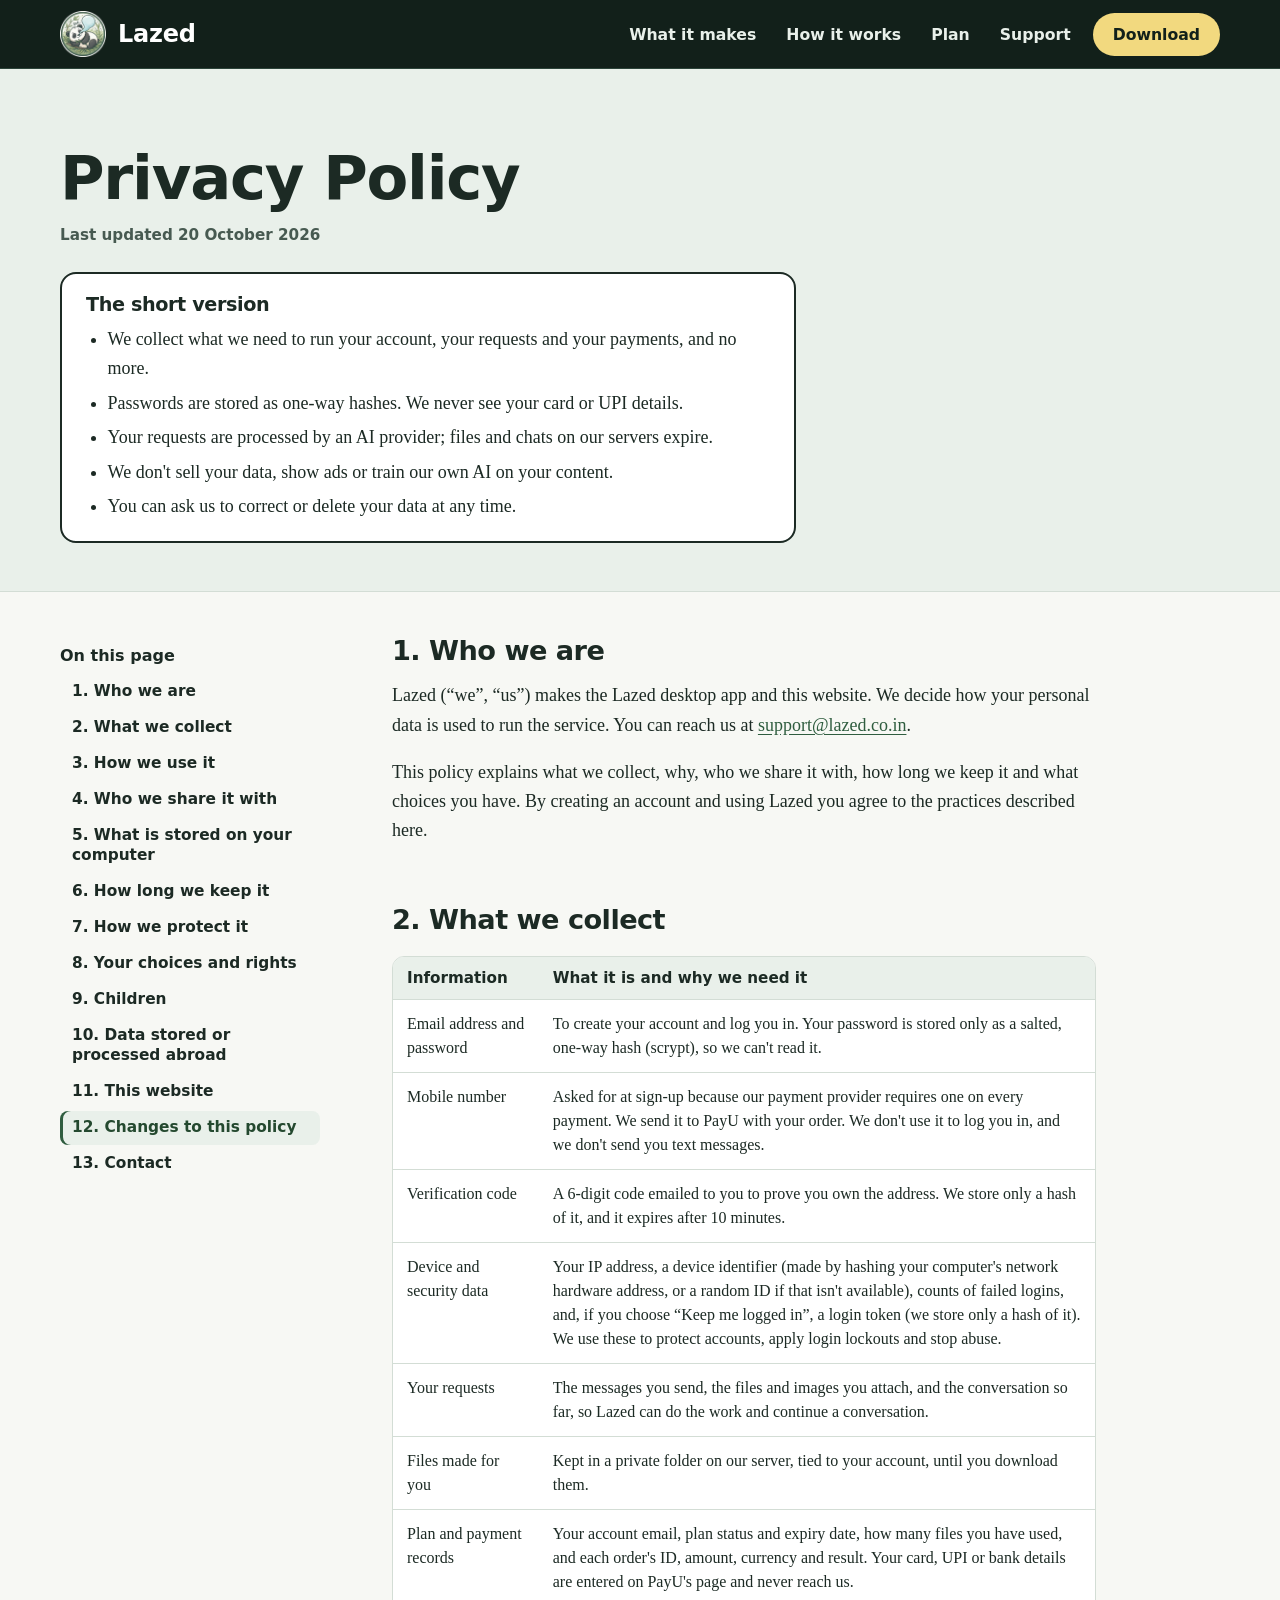
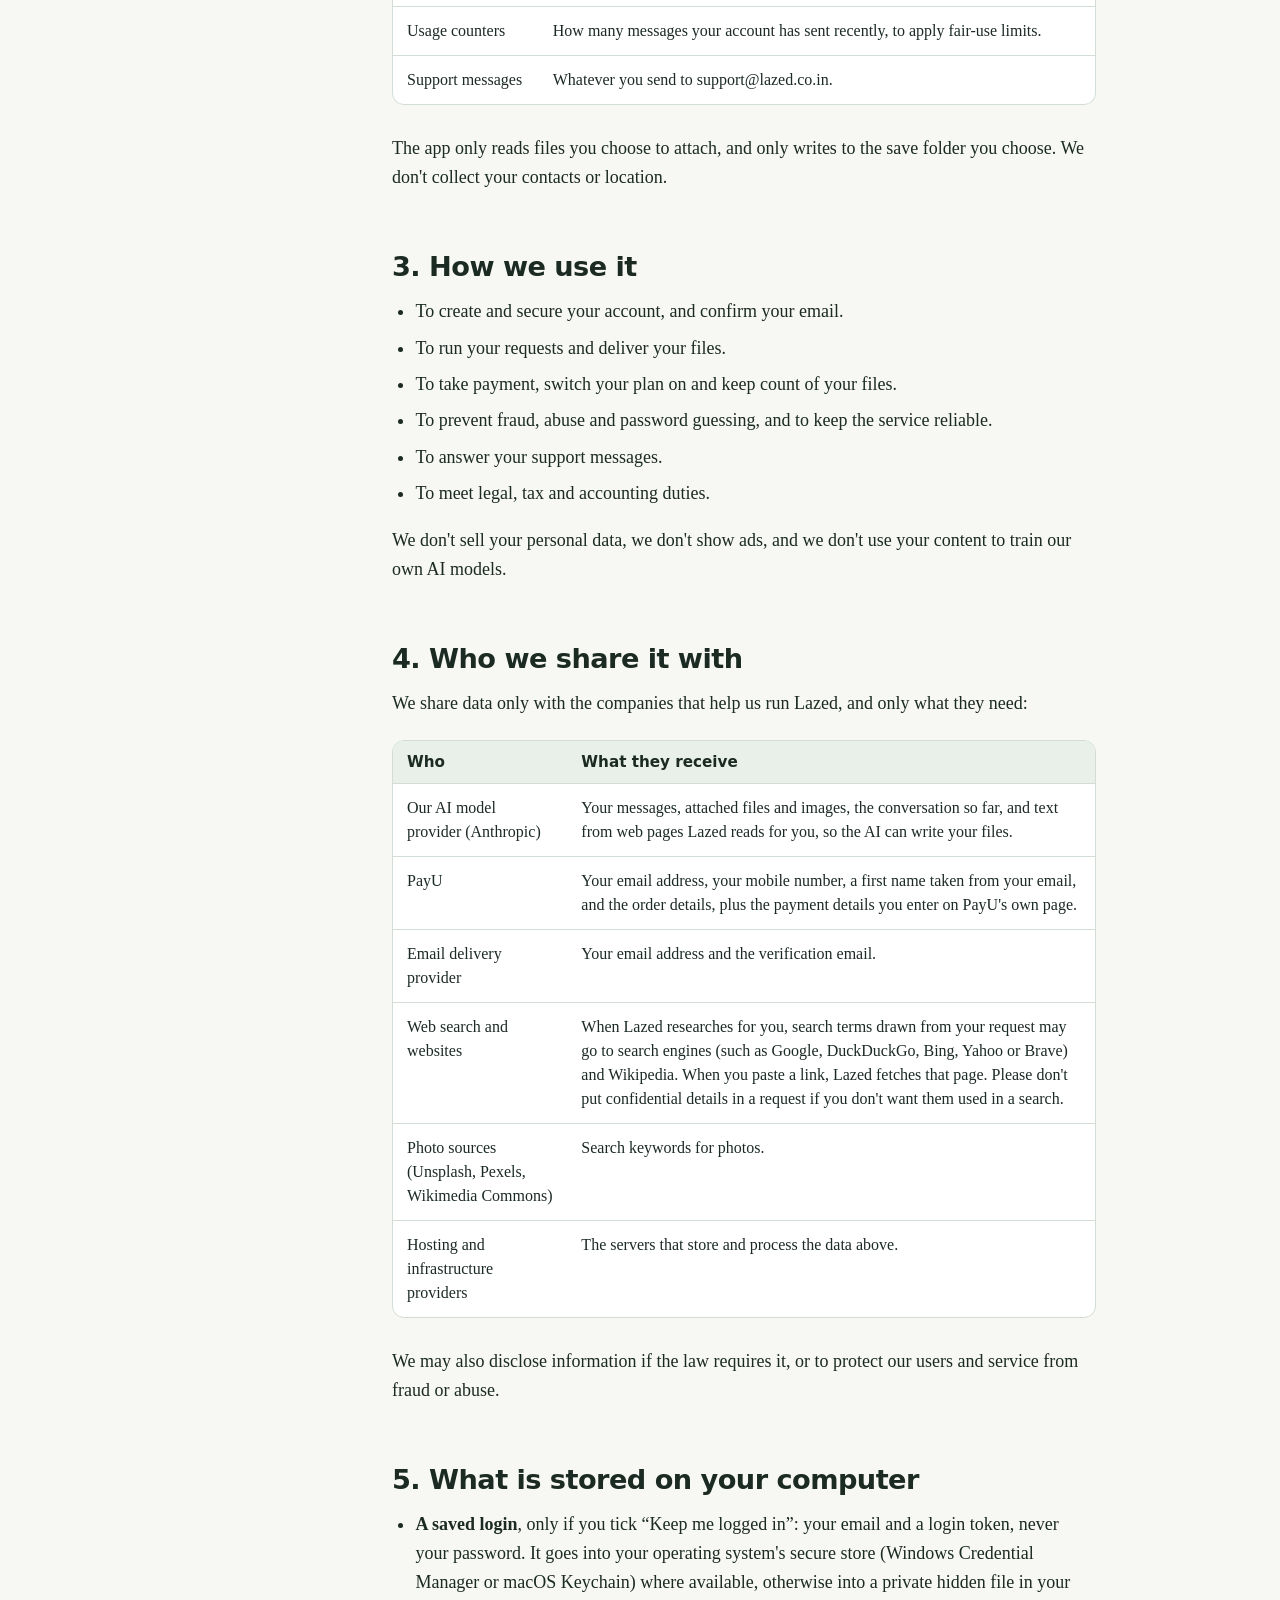
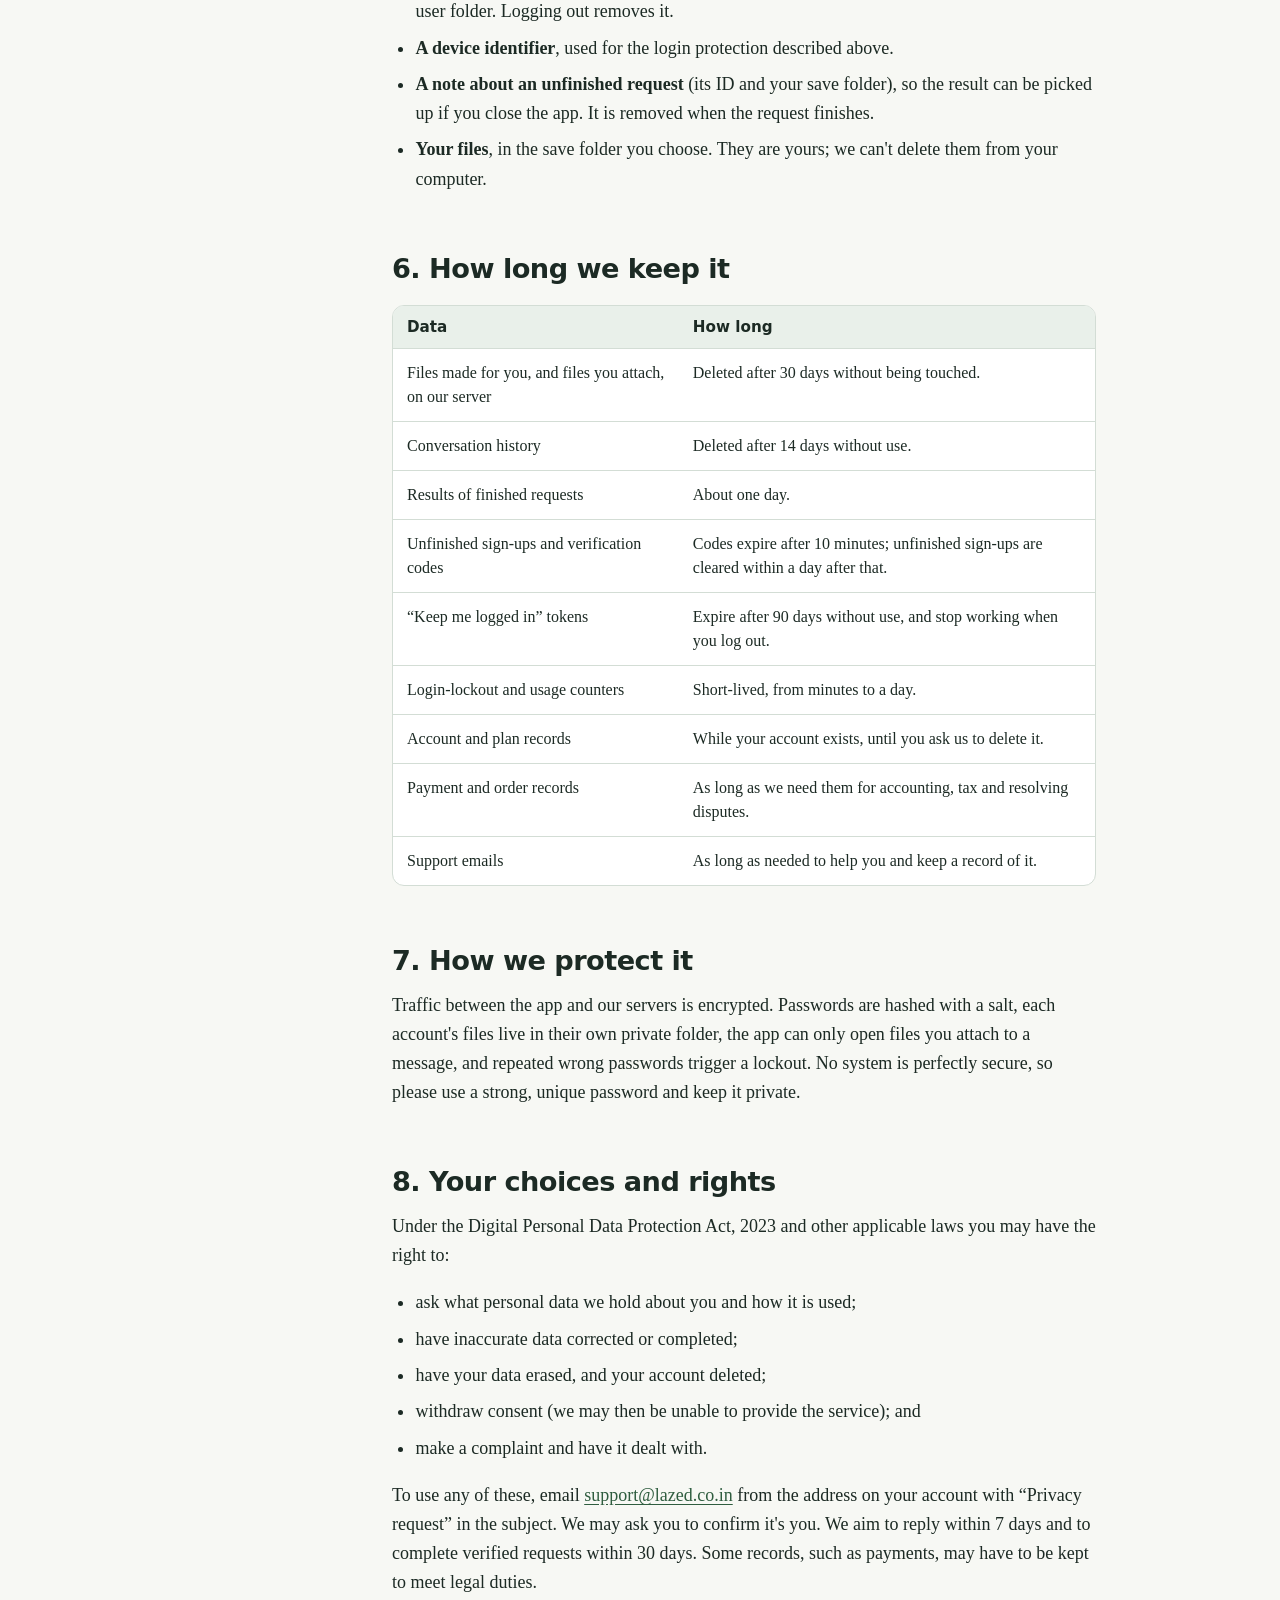
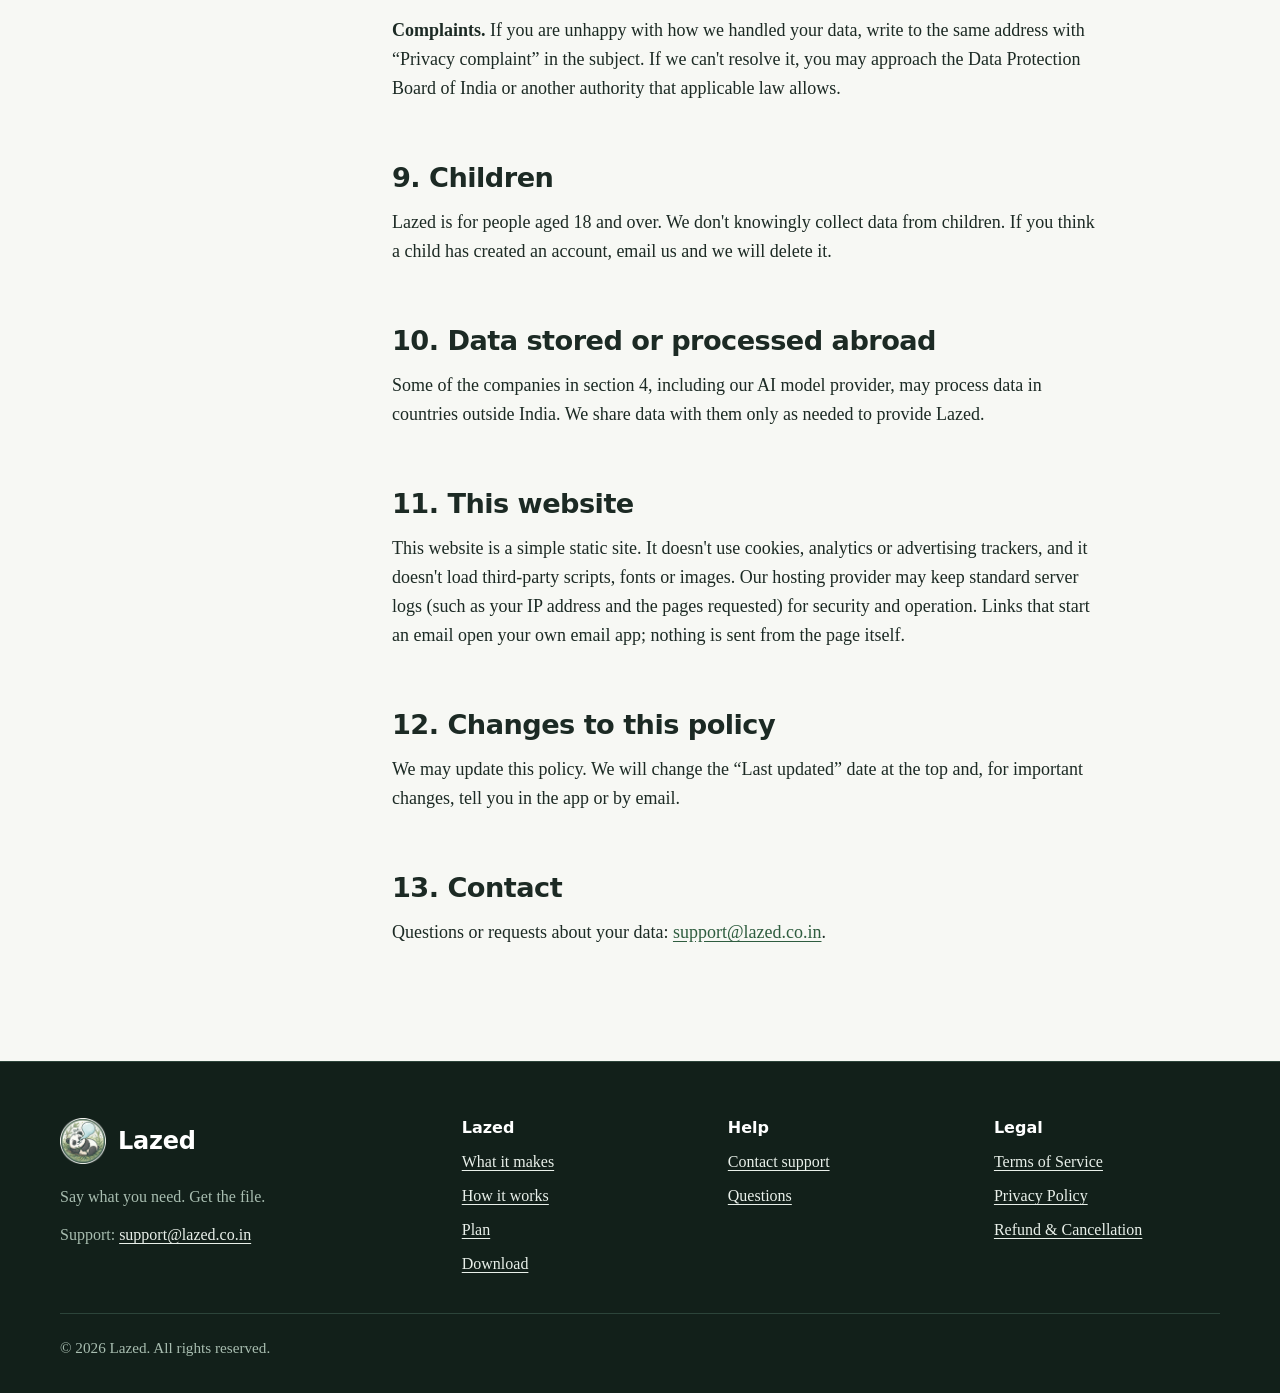
<file: privacy.html>
<!doctype html>
<html lang="en">
<head>
<meta charset="utf-8">
<meta name="viewport" content="width=device-width, initial-scale=1">
<title>Privacy Policy | Lazed</title>
<meta name="description" content="What Lazed collects, why, who it is shared with, how long it is kept, and your rights.">
<meta name="theme-color" content="#12201a">
<link rel="icon" href="assets/favicon.ico" sizes="any">
<link rel="icon" type="image/png" sizes="32x32" href="assets/favicon-32.png">
<link rel="apple-touch-icon" href="assets/apple-touch-icon.png">
<meta property="og:type" content="website">
<meta property="og:site_name" content="Lazed">
<meta property="og:title" content="Privacy Policy | Lazed">
<meta property="og:description" content="What Lazed collects, why, who it is shared with, how long it is kept, and your rights.">
<meta property="og:image" content="https://lazed.co.in/assets/og-image.png">
<meta property="og:url" content="https://lazed.co.in/privacy.html">
<meta name="twitter:card" content="summary_large_image">
<link rel="stylesheet" href="css/style.css">
<script>document.documentElement.classList.add('js')</script>
</head>
<body>
<a class="skip" href="#main">Skip to content</a>
<header class="site-header">
  <div class="wrap">
    <a class="brand" href="index.html"><img src="assets/logo-96.png" width="46" height="46" alt="">Lazed</a>
    <div class="nav">
      <button class="nav-toggle" type="button" aria-expanded="false" aria-controls="nav-links" aria-label="Menu"><svg viewBox="0 0 24 24" fill="none" stroke="currentColor" stroke-width="2.4" stroke-linecap="round" aria-hidden="true"><path d="M4 7h16M4 12h16M4 17h16"/></svg></button>
      <nav id="nav-links" class="nav-links" aria-label="Main">
        <a href="index.html#features">What it makes</a>
        <a href="index.html#how">How it works</a>
        <a href="index.html#plan">Plan</a>
        <a href="contact.html">Support</a>
        <a class="btn btn-moon btn-sm" href="download.html" data-os-link>Download</a>
      </nav>
    </div>
  </div>
</header>
<main id="main">
<section class="page-head">
  <div class="wrap">
    <h1>Privacy Policy</h1>
    <p class="updated">Last updated 20 October 2026</p>
    <div class="summary">
      <h2>The short version</h2>
      <ul>
<li>We collect what we need to run your account, your requests and your payments, and no more.</li>
<li>Passwords are stored as one-way hashes. We never see your card or UPI details.</li>
<li>Your requests are processed by an AI provider; files and chats on our servers expire.</li>
<li>We don't sell your data, show ads or train our own AI on your content.</li>
<li>You can ask us to correct or delete your data at any time.</li>
      </ul>
    </div>
  </div>
</section>
<div class="wrap legal">
  <details class="toc" open>
    <summary>On this page</summary>
    <ol>
<li><a href="#who">1. Who we are</a></li>
<li><a href="#collect">2. What we collect</a></li>
<li><a href="#use">3. How we use it</a></li>
<li><a href="#sharing">4. Who we share it with</a></li>
<li><a href="#device">5. What is stored on your computer</a></li>
<li><a href="#retention">6. How long we keep it</a></li>
<li><a href="#security">7. How we protect it</a></li>
<li><a href="#rights">8. Your choices and rights</a></li>
<li><a href="#children">9. Children</a></li>
<li><a href="#transfers">10. Data stored or processed abroad</a></li>
<li><a href="#website">11. This website</a></li>
<li><a href="#changes">12. Changes to this policy</a></li>
<li><a href="#contact">13. Contact</a></li>
    </ol>
  </details>
  <article class="prose">
<h2 id="who">1. Who we are</h2>

<p>Lazed (&ldquo;we&rdquo;, &ldquo;us&rdquo;) makes the Lazed desktop app and this website. We decide how your personal data is used to run the service. You can reach us at <a href="mailto:support@lazed.co.in">support@lazed.co.in</a>.</p>
<p>This policy explains what we collect, why, who we share it with, how long we keep it and what choices you have. By creating an account and using Lazed you agree to the practices described here.</p>
<h2 id="collect">2. What we collect</h2>

<div class="table-wrap"><table>
<thead><tr><th>Information</th><th>What it is and why we need it</th></tr></thead>
<tbody>
<tr><td>Email address and password</td><td>To create your account and log you in. Your password is stored only as a salted, one-way hash (scrypt), so we can't read it.</td></tr>
<tr><td>Mobile number</td><td>Asked for at sign-up because our payment provider requires one on every payment. We send it to PayU with your order. We don't use it to log you in, and we don't send you text messages.</td></tr>
<tr><td>Verification code</td><td>A 6-digit code emailed to you to prove you own the address. We store only a hash of it, and it expires after 10 minutes.</td></tr>
<tr><td>Device and security data</td><td>Your IP address, a device identifier (made by hashing your computer's network hardware address, or a random ID if that isn't available), counts of failed logins, and, if you choose &ldquo;Keep me logged in&rdquo;, a login token (we store only a hash of it). We use these to protect accounts, apply login lockouts and stop abuse.</td></tr>
<tr><td>Your requests</td><td>The messages you send, the files and images you attach, and the conversation so far, so Lazed can do the work and continue a conversation.</td></tr>
<tr><td>Files made for you</td><td>Kept in a private folder on our server, tied to your account, until you download them.</td></tr>
<tr><td>Plan and payment records</td><td>Your account email, plan status and expiry date, how many files you have used, and each order's ID, amount, currency and result. Your card, UPI or bank details are entered on PayU's page and never reach us.</td></tr>
<tr><td>Usage counters</td><td>How many messages your account has sent recently, to apply fair-use limits.</td></tr>
<tr><td>Support messages</td><td>Whatever you send to support@lazed.co.in.</td></tr>
</tbody></table></div>
<p>The app only reads files you choose to attach, and only writes to the save folder you choose. We don't collect your contacts or location.</p>
<h2 id="use">3. How we use it</h2>

<ul>
<li>To create and secure your account, and confirm your email.</li>
<li>To run your requests and deliver your files.</li>
<li>To take payment, switch your plan on and keep count of your files.</li>
<li>To prevent fraud, abuse and password guessing, and to keep the service reliable.</li>
<li>To answer your support messages.</li>
<li>To meet legal, tax and accounting duties.</li>
</ul>
<p>We don't sell your personal data, we don't show ads, and we don't use your content to train our own AI models.</p>
<h2 id="sharing">4. Who we share it with</h2>

<p>We share data only with the companies that help us run Lazed, and only what they need:</p>
<div class="table-wrap"><table>
<thead><tr><th>Who</th><th>What they receive</th></tr></thead>
<tbody>
<tr><td>Our AI model provider (Anthropic)</td><td>Your messages, attached files and images, the conversation so far, and text from web pages Lazed reads for you, so the AI can write your files.</td></tr>
<tr><td>PayU</td><td>Your email address, your mobile number, a first name taken from your email, and the order details, plus the payment details you enter on PayU's own page.</td></tr>
<tr><td>Email delivery provider</td><td>Your email address and the verification email.</td></tr>
<tr><td>Web search and websites</td><td>When Lazed researches for you, search terms drawn from your request may go to search engines (such as Google, DuckDuckGo, Bing, Yahoo or Brave) and Wikipedia. When you paste a link, Lazed fetches that page. Please don't put confidential details in a request if you don't want them used in a search.</td></tr>
<tr><td>Photo sources (Unsplash, Pexels, Wikimedia Commons)</td><td>Search keywords for photos.</td></tr>
<tr><td>Hosting and infrastructure providers</td><td>The servers that store and process the data above.</td></tr>
</tbody></table></div>
<p>We may also disclose information if the law requires it, or to protect our users and service from fraud or abuse.</p>
<h2 id="device">5. What is stored on your computer</h2>

<ul>
<li><strong>A saved login</strong>, only if you tick &ldquo;Keep me logged in&rdquo;: your email and a login token, never your password. It goes into your operating system's secure store (Windows Credential Manager or macOS Keychain) where available, otherwise into a private hidden file in your user folder. Logging out removes it.</li>
<li><strong>A device identifier</strong>, used for the login protection described above.</li>
<li><strong>A note about an unfinished request</strong> (its ID and your save folder), so the result can be picked up if you close the app. It is removed when the request finishes.</li>
<li><strong>Your files</strong>, in the save folder you choose. They are yours; we can't delete them from your computer.</li>
</ul>
<h2 id="retention">6. How long we keep it</h2>

<div class="table-wrap"><table>
<thead><tr><th>Data</th><th>How long</th></tr></thead>
<tbody>
<tr><td>Files made for you, and files you attach, on our server</td><td>Deleted after 30 days without being touched.</td></tr>
<tr><td>Conversation history</td><td>Deleted after 14 days without use.</td></tr>
<tr><td>Results of finished requests</td><td>About one day.</td></tr>
<tr><td>Unfinished sign-ups and verification codes</td><td>Codes expire after 10 minutes; unfinished sign-ups are cleared within a day after that.</td></tr>
<tr><td>&ldquo;Keep me logged in&rdquo; tokens</td><td>Expire after 90 days without use, and stop working when you log out.</td></tr>
<tr><td>Login-lockout and usage counters</td><td>Short-lived, from minutes to a day.</td></tr>
<tr><td>Account and plan records</td><td>While your account exists, until you ask us to delete it.</td></tr>
<tr><td>Payment and order records</td><td>As long as we need them for accounting, tax and resolving disputes.</td></tr>
<tr><td>Support emails</td><td>As long as needed to help you and keep a record of it.</td></tr>
</tbody></table></div>
<h2 id="security">7. How we protect it</h2>

<p>Traffic between the app and our servers is encrypted. Passwords are hashed with a salt, each account's files live in their own private folder, the app can only open files you attach to a message, and repeated wrong passwords trigger a lockout. No system is perfectly secure, so please use a strong, unique password and keep it private.</p>
<h2 id="rights">8. Your choices and rights</h2>

<p>Under the Digital Personal Data Protection Act, 2023 and other applicable laws you may have the right to:</p>
<ul>
<li>ask what personal data we hold about you and how it is used;</li>
<li>have inaccurate data corrected or completed;</li>
<li>have your data erased, and your account deleted;</li>
<li>withdraw consent (we may then be unable to provide the service); and</li>
<li>make a complaint and have it dealt with.</li>
</ul>
<p>To use any of these, email <a href="mailto:support@lazed.co.in">support@lazed.co.in</a> from the address on your account with &ldquo;Privacy request&rdquo; in the subject. We may ask you to confirm it's you. We aim to reply within 7 days and to complete verified requests within 30 days. Some records, such as payments, may have to be kept to meet legal duties.</p>
<p><strong>Complaints.</strong> If you are unhappy with how we handled your data, write to the same address with &ldquo;Privacy complaint&rdquo; in the subject. If we can't resolve it, you may approach the Data Protection Board of India or another authority that applicable law allows.</p>
<h2 id="children">9. Children</h2>

<p>Lazed is for people aged 18 and over. We don't knowingly collect data from children. If you think a child has created an account, email us and we will delete it.</p>
<h2 id="transfers">10. Data stored or processed abroad</h2>

<p>Some of the companies in section 4, including our AI model provider, may process data in countries outside India. We share data with them only as needed to provide Lazed.</p>
<h2 id="website">11. This website</h2>

<p>This website is a simple static site. It doesn't use cookies, analytics or advertising trackers, and it doesn't load third-party scripts, fonts or images. Our hosting provider may keep standard server logs (such as your IP address and the pages requested) for security and operation. Links that start an email open your own email app; nothing is sent from the page itself.</p>
<h2 id="changes">12. Changes to this policy</h2>

<p>We may update this policy. We will change the &ldquo;Last updated&rdquo; date at the top and, for important changes, tell you in the app or by email.</p>
<h2 id="contact">13. Contact</h2>

<p>Questions or requests about your data: <a href="mailto:support@lazed.co.in">support@lazed.co.in</a>.</p>
  </article>
</div>
</main>
<footer class="site-footer">
  <div class="wrap footer-grid">
    <div>
      <a class="brand" href="index.html"><img src="assets/logo-96.png" width="46" height="46" alt="">Lazed</a>
      <p>Say what you need. Get the file.</p>
      <p>Support: <a href="mailto:support@lazed.co.in">support@lazed.co.in</a></p>
    </div>
    <nav aria-label="Product">
      <p class="footer-title">Lazed</p>
      <ul>
        <li><a href="index.html#features">What it makes</a></li>
        <li><a href="index.html#how">How it works</a></li>
        <li><a href="index.html#plan">Plan</a></li>
        <li><a href="download.html">Download</a></li>
      </ul>
    </nav>
    <nav aria-label="Help">
      <p class="footer-title">Help</p>
      <ul>
        <li><a href="contact.html">Contact support</a></li>
        <li><a href="index.html#faq">Questions</a></li>
      </ul>
    </nav>
    <nav aria-label="Legal">
      <p class="footer-title">Legal</p>
      <ul>
        <li><a href="terms.html">Terms of Service</a></li>
        <li><a href="privacy.html">Privacy Policy</a></li>
        <li><a href="refund.html">Refund &amp; Cancellation</a></li>
      </ul>
    </nav>
  </div>
  <div class="wrap footer-base">
    <p>&copy; <span data-year>2026</span> Lazed. All rights reserved.</p>
  </div>
</footer>
<script src="js/config.js"></script>
<script src="js/main.js"></script>
</body>
</html>
</file>
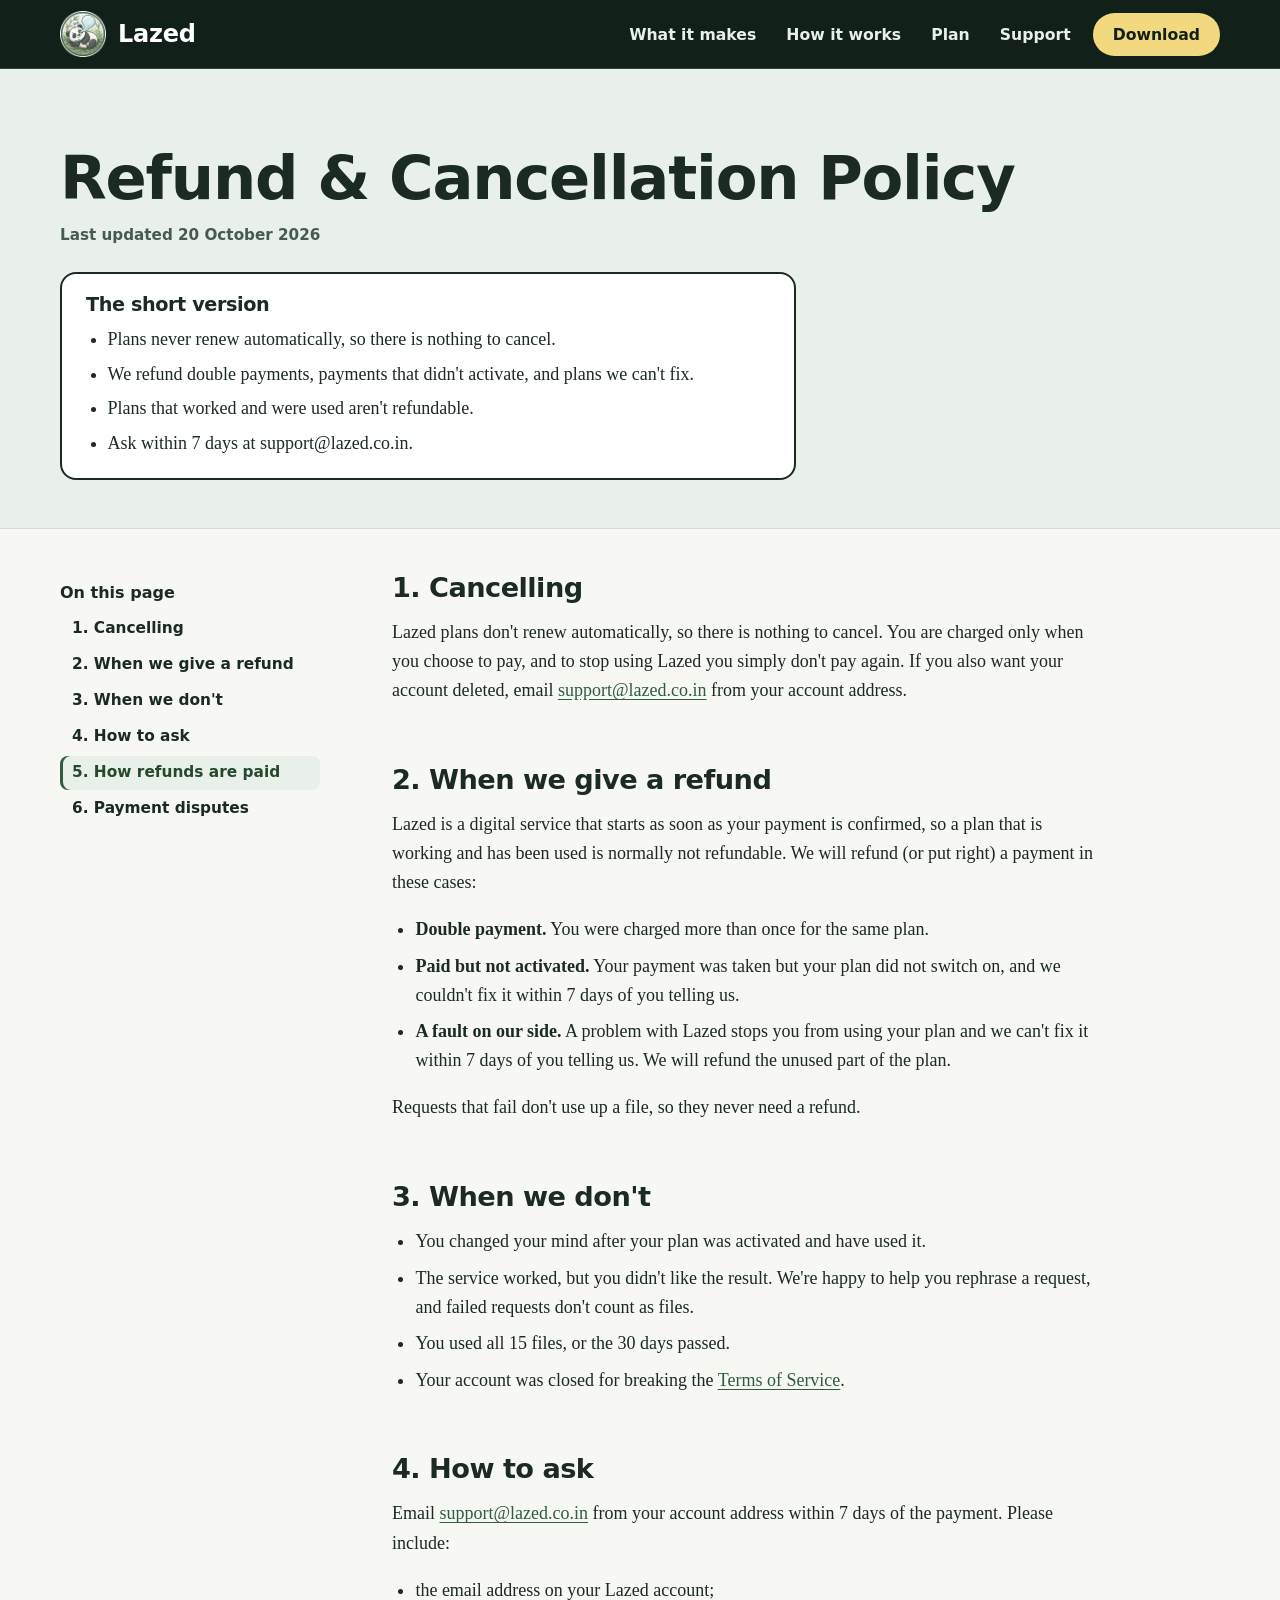
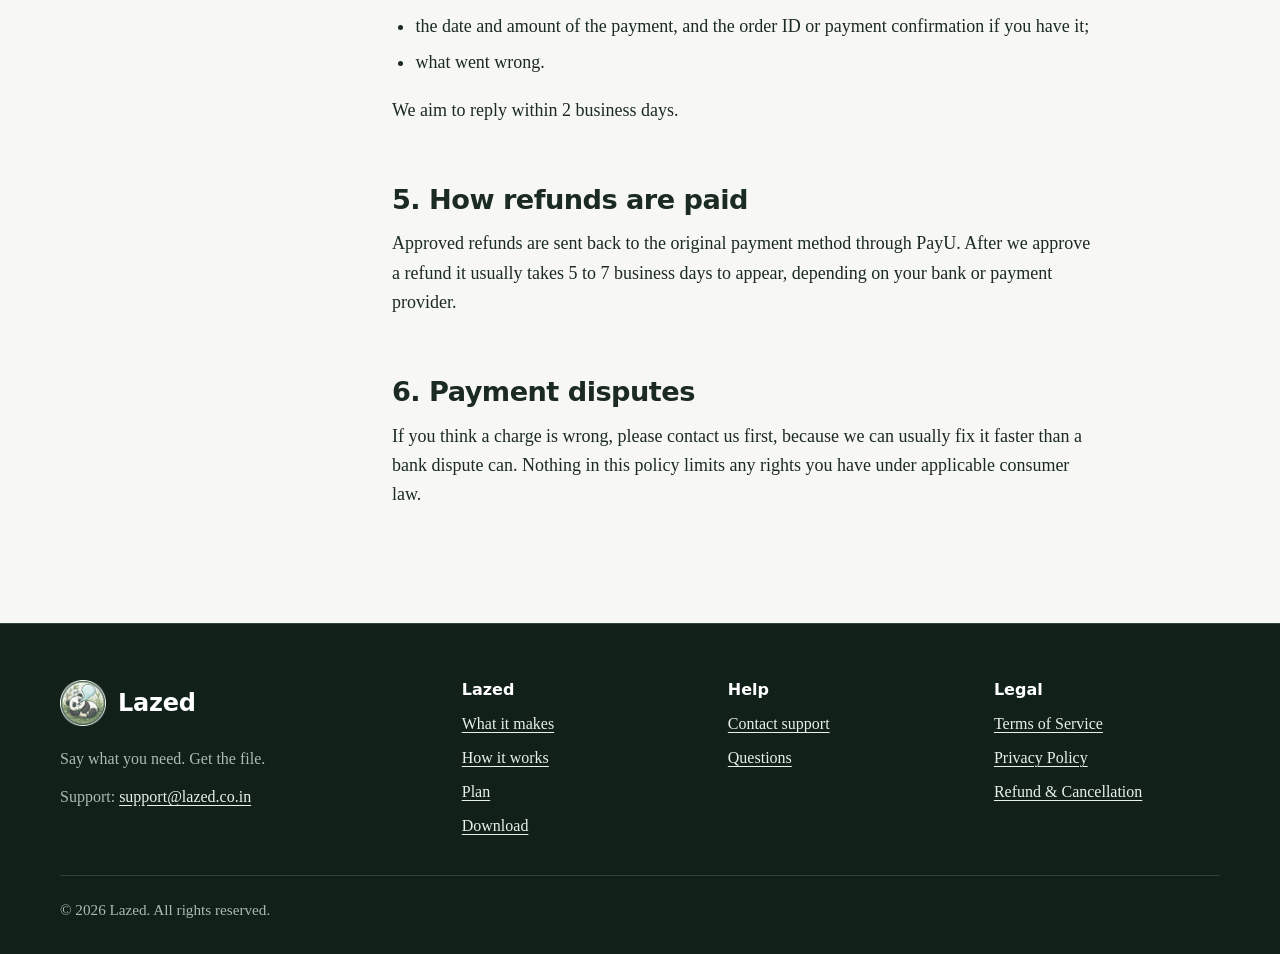
<file: refund.html>
<!doctype html>
<html lang="en">
<head>
<meta charset="utf-8">
<meta name="viewport" content="width=device-width, initial-scale=1">
<title>Refund & Cancellation Policy | Lazed</title>
<meta name="description" content="How cancellation works for Lazed plans, when payments are refunded, and how to ask.">
<meta name="theme-color" content="#12201a">
<link rel="icon" href="assets/favicon.ico" sizes="any">
<link rel="icon" type="image/png" sizes="32x32" href="assets/favicon-32.png">
<link rel="apple-touch-icon" href="assets/apple-touch-icon.png">
<meta property="og:type" content="website">
<meta property="og:site_name" content="Lazed">
<meta property="og:title" content="Refund & Cancellation Policy | Lazed">
<meta property="og:description" content="How cancellation works for Lazed plans, when payments are refunded, and how to ask.">
<meta property="og:image" content="https://lazed.co.in/assets/og-image.png">
<meta property="og:url" content="https://lazed.co.in/refund.html">
<meta name="twitter:card" content="summary_large_image">
<link rel="stylesheet" href="css/style.css">
<script>document.documentElement.classList.add('js')</script>
</head>
<body>
<a class="skip" href="#main">Skip to content</a>
<header class="site-header">
  <div class="wrap">
    <a class="brand" href="index.html"><img src="assets/logo-96.png" width="46" height="46" alt="">Lazed</a>
    <div class="nav">
      <button class="nav-toggle" type="button" aria-expanded="false" aria-controls="nav-links" aria-label="Menu"><svg viewBox="0 0 24 24" fill="none" stroke="currentColor" stroke-width="2.4" stroke-linecap="round" aria-hidden="true"><path d="M4 7h16M4 12h16M4 17h16"/></svg></button>
      <nav id="nav-links" class="nav-links" aria-label="Main">
        <a href="index.html#features">What it makes</a>
        <a href="index.html#how">How it works</a>
        <a href="index.html#plan">Plan</a>
        <a href="contact.html">Support</a>
        <a class="btn btn-moon btn-sm" href="download.html" data-os-link>Download</a>
      </nav>
    </div>
  </div>
</header>
<main id="main">
<section class="page-head">
  <div class="wrap">
    <h1>Refund & Cancellation Policy</h1>
    <p class="updated">Last updated 20 October 2026</p>
    <div class="summary">
      <h2>The short version</h2>
      <ul>
<li>Plans never renew automatically, so there is nothing to cancel.</li>
<li>We refund double payments, payments that didn't activate, and plans we can't fix.</li>
<li>Plans that worked and were used aren't refundable.</li>
<li>Ask within 7 days at support@lazed.co.in.</li>
      </ul>
    </div>
  </div>
</section>
<div class="wrap legal">
  <details class="toc" open>
    <summary>On this page</summary>
    <ol>
<li><a href="#cancel">1. Cancelling</a></li>
<li><a href="#when">2. When we give a refund</a></li>
<li><a href="#not">3. When we don't</a></li>
<li><a href="#ask">4. How to ask</a></li>
<li><a href="#how">5. How refunds are paid</a></li>
<li><a href="#disputes">6. Payment disputes</a></li>
    </ol>
  </details>
  <article class="prose">
<h2 id="cancel">1. Cancelling</h2>

<p>Lazed plans don't renew automatically, so there is nothing to cancel. You are charged only when you choose to pay, and to stop using Lazed you simply don't pay again. If you also want your account deleted, email <a href="mailto:support@lazed.co.in">support@lazed.co.in</a> from your account address.</p>
<h2 id="when">2. When we give a refund</h2>

<p>Lazed is a digital service that starts as soon as your payment is confirmed, so a plan that is working and has been used is normally not refundable. We will refund (or put right) a payment in these cases:</p>
<ul>
<li><strong>Double payment.</strong> You were charged more than once for the same plan.</li>
<li><strong>Paid but not activated.</strong> Your payment was taken but your plan did not switch on, and we couldn't fix it within 7 days of you telling us.</li>
<li><strong>A fault on our side.</strong> A problem with Lazed stops you from using your plan and we can't fix it within 7 days of you telling us. We will refund the unused part of the plan.</li>
</ul>
<p>Requests that fail don't use up a file, so they never need a refund.</p>
<h2 id="not">3. When we don't</h2>

<ul>
<li>You changed your mind after your plan was activated and have used it.</li>
<li>The service worked, but you didn't like the result. We're happy to help you rephrase a request, and failed requests don't count as files.</li>
<li>You used all 15 files, or the 30 days passed.</li>
<li>Your account was closed for breaking the <a href="terms.html">Terms of Service</a>.</li>
</ul>
<h2 id="ask">4. How to ask</h2>

<p>Email <a href="mailto:support@lazed.co.in">support@lazed.co.in</a> from your account address within 7 days of the payment. Please include:</p>
<ul>
<li>the email address on your Lazed account;</li>
<li>the date and amount of the payment, and the order ID or payment confirmation if you have it;</li>
<li>what went wrong.</li>
</ul>
<p>We aim to reply within 2 business days.</p>
<h2 id="how">5. How refunds are paid</h2>

<p>Approved refunds are sent back to the original payment method through PayU. After we approve a refund it usually takes 5 to 7 business days to appear, depending on your bank or payment provider.</p>
<h2 id="disputes">6. Payment disputes</h2>

<p>If you think a charge is wrong, please contact us first, because we can usually fix it faster than a bank dispute can. Nothing in this policy limits any rights you have under applicable consumer law.</p>
  </article>
</div>
</main>
<footer class="site-footer">
  <div class="wrap footer-grid">
    <div>
      <a class="brand" href="index.html"><img src="assets/logo-96.png" width="46" height="46" alt="">Lazed</a>
      <p>Say what you need. Get the file.</p>
      <p>Support: <a href="mailto:support@lazed.co.in">support@lazed.co.in</a></p>
    </div>
    <nav aria-label="Product">
      <p class="footer-title">Lazed</p>
      <ul>
        <li><a href="index.html#features">What it makes</a></li>
        <li><a href="index.html#how">How it works</a></li>
        <li><a href="index.html#plan">Plan</a></li>
        <li><a href="download.html">Download</a></li>
      </ul>
    </nav>
    <nav aria-label="Help">
      <p class="footer-title">Help</p>
      <ul>
        <li><a href="contact.html">Contact support</a></li>
        <li><a href="index.html#faq">Questions</a></li>
      </ul>
    </nav>
    <nav aria-label="Legal">
      <p class="footer-title">Legal</p>
      <ul>
        <li><a href="terms.html">Terms of Service</a></li>
        <li><a href="privacy.html">Privacy Policy</a></li>
        <li><a href="refund.html">Refund &amp; Cancellation</a></li>
      </ul>
    </nav>
  </div>
  <div class="wrap footer-base">
    <p>&copy; <span data-year>2026</span> Lazed. All rights reserved.</p>
  </div>
</footer>
<script src="js/config.js"></script>
<script src="js/main.js"></script>
</body>
</html>
</file>
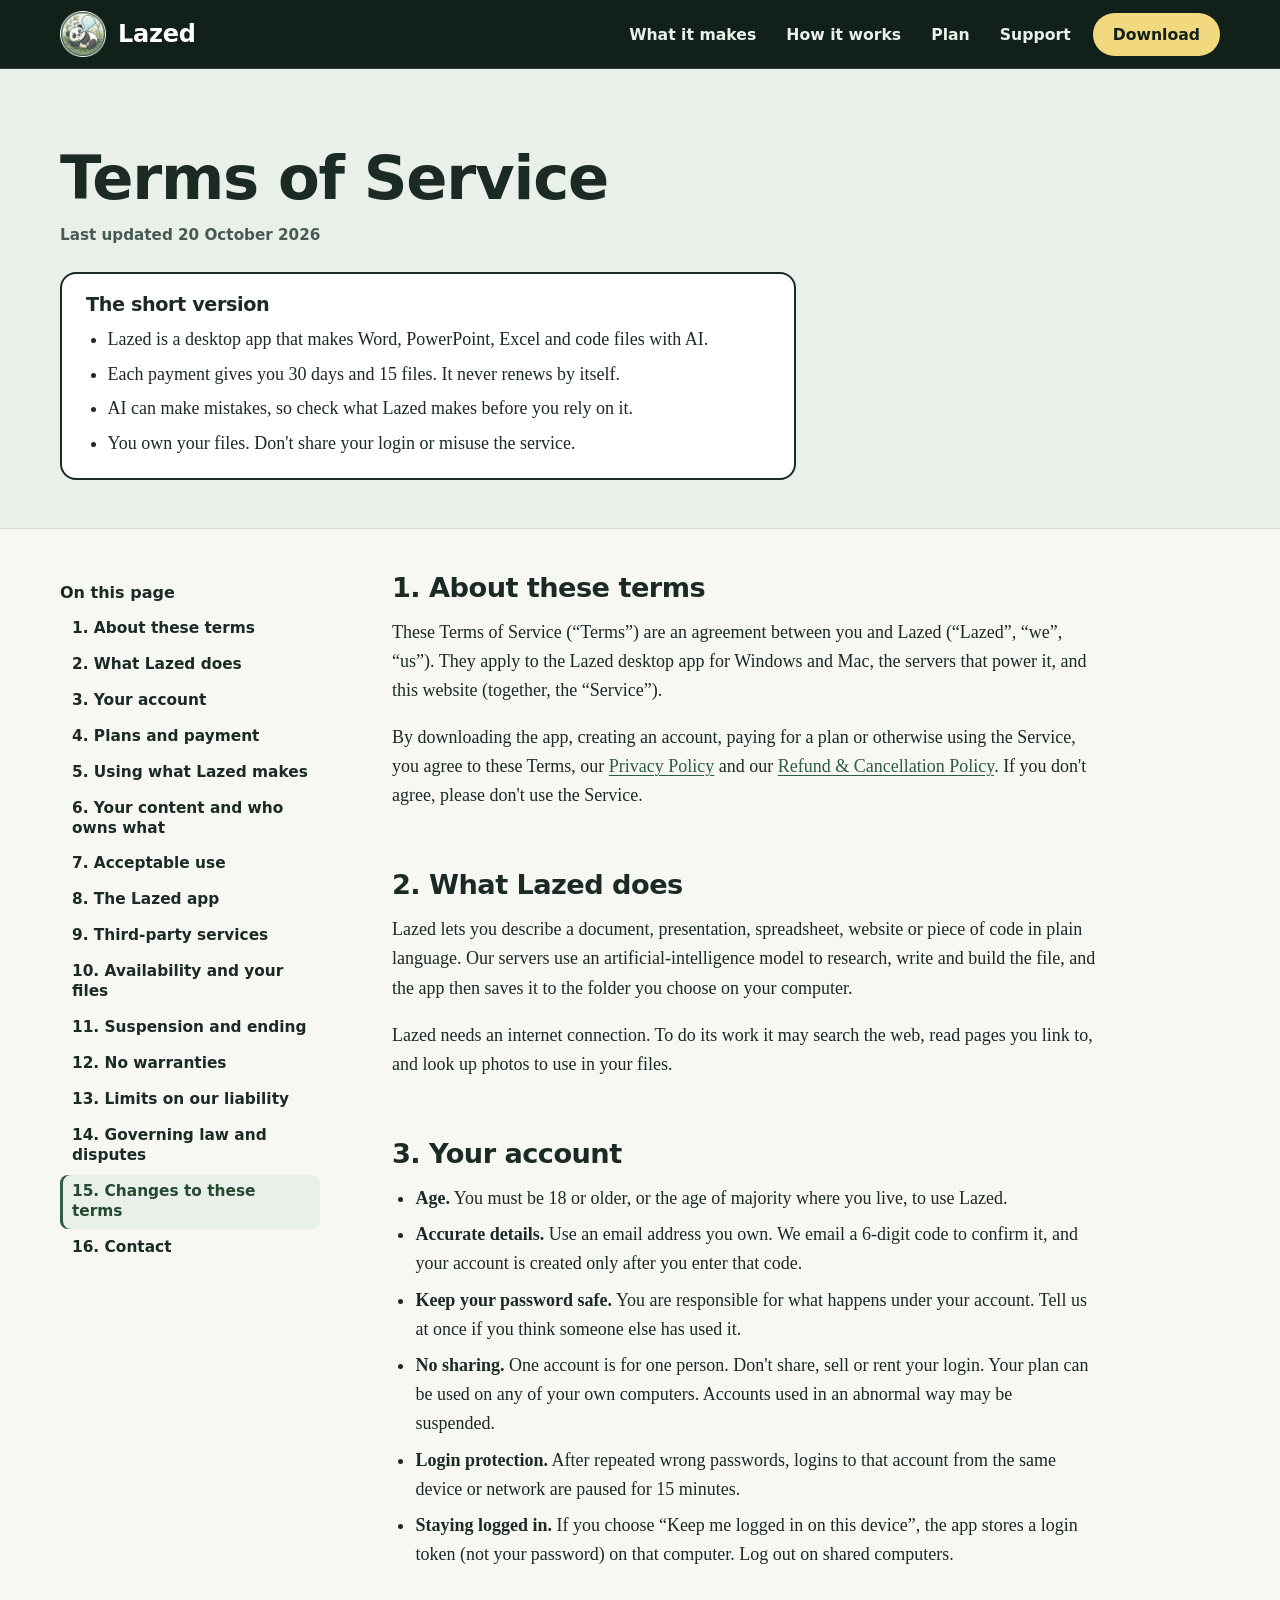
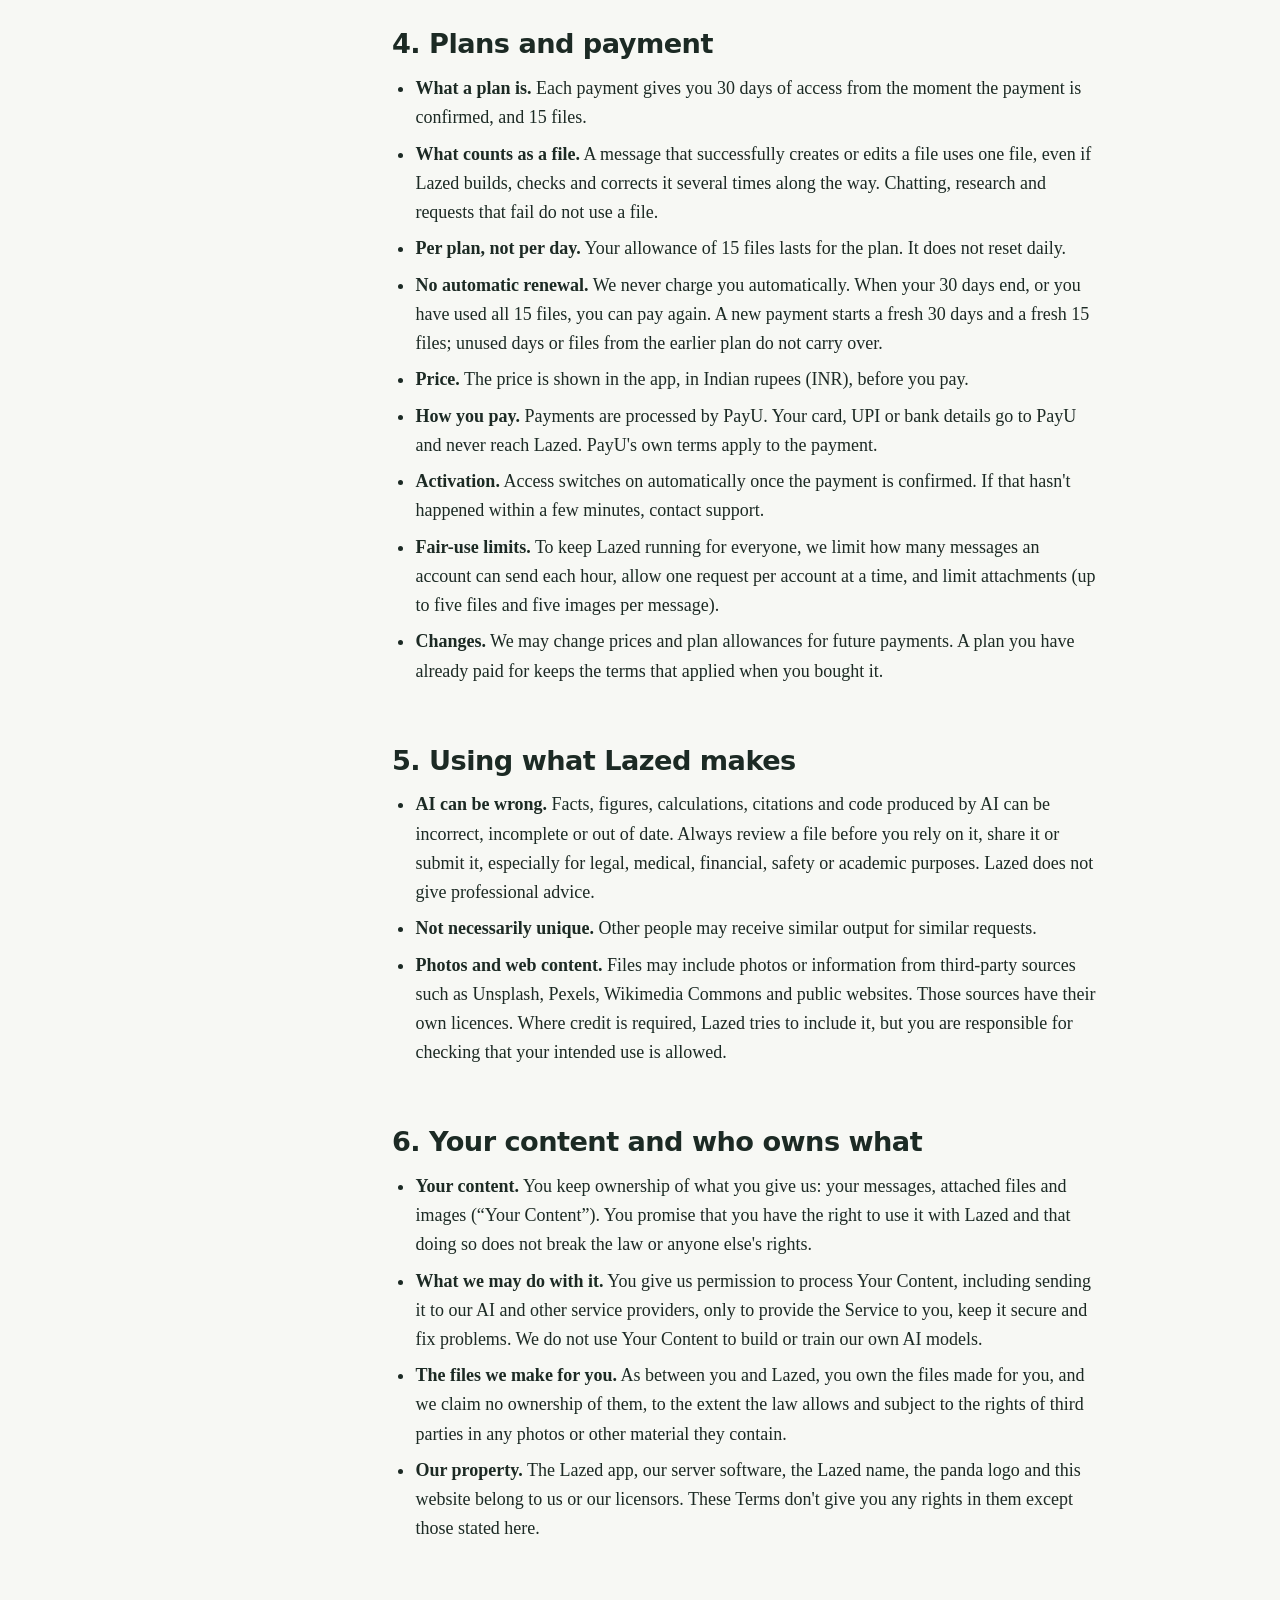
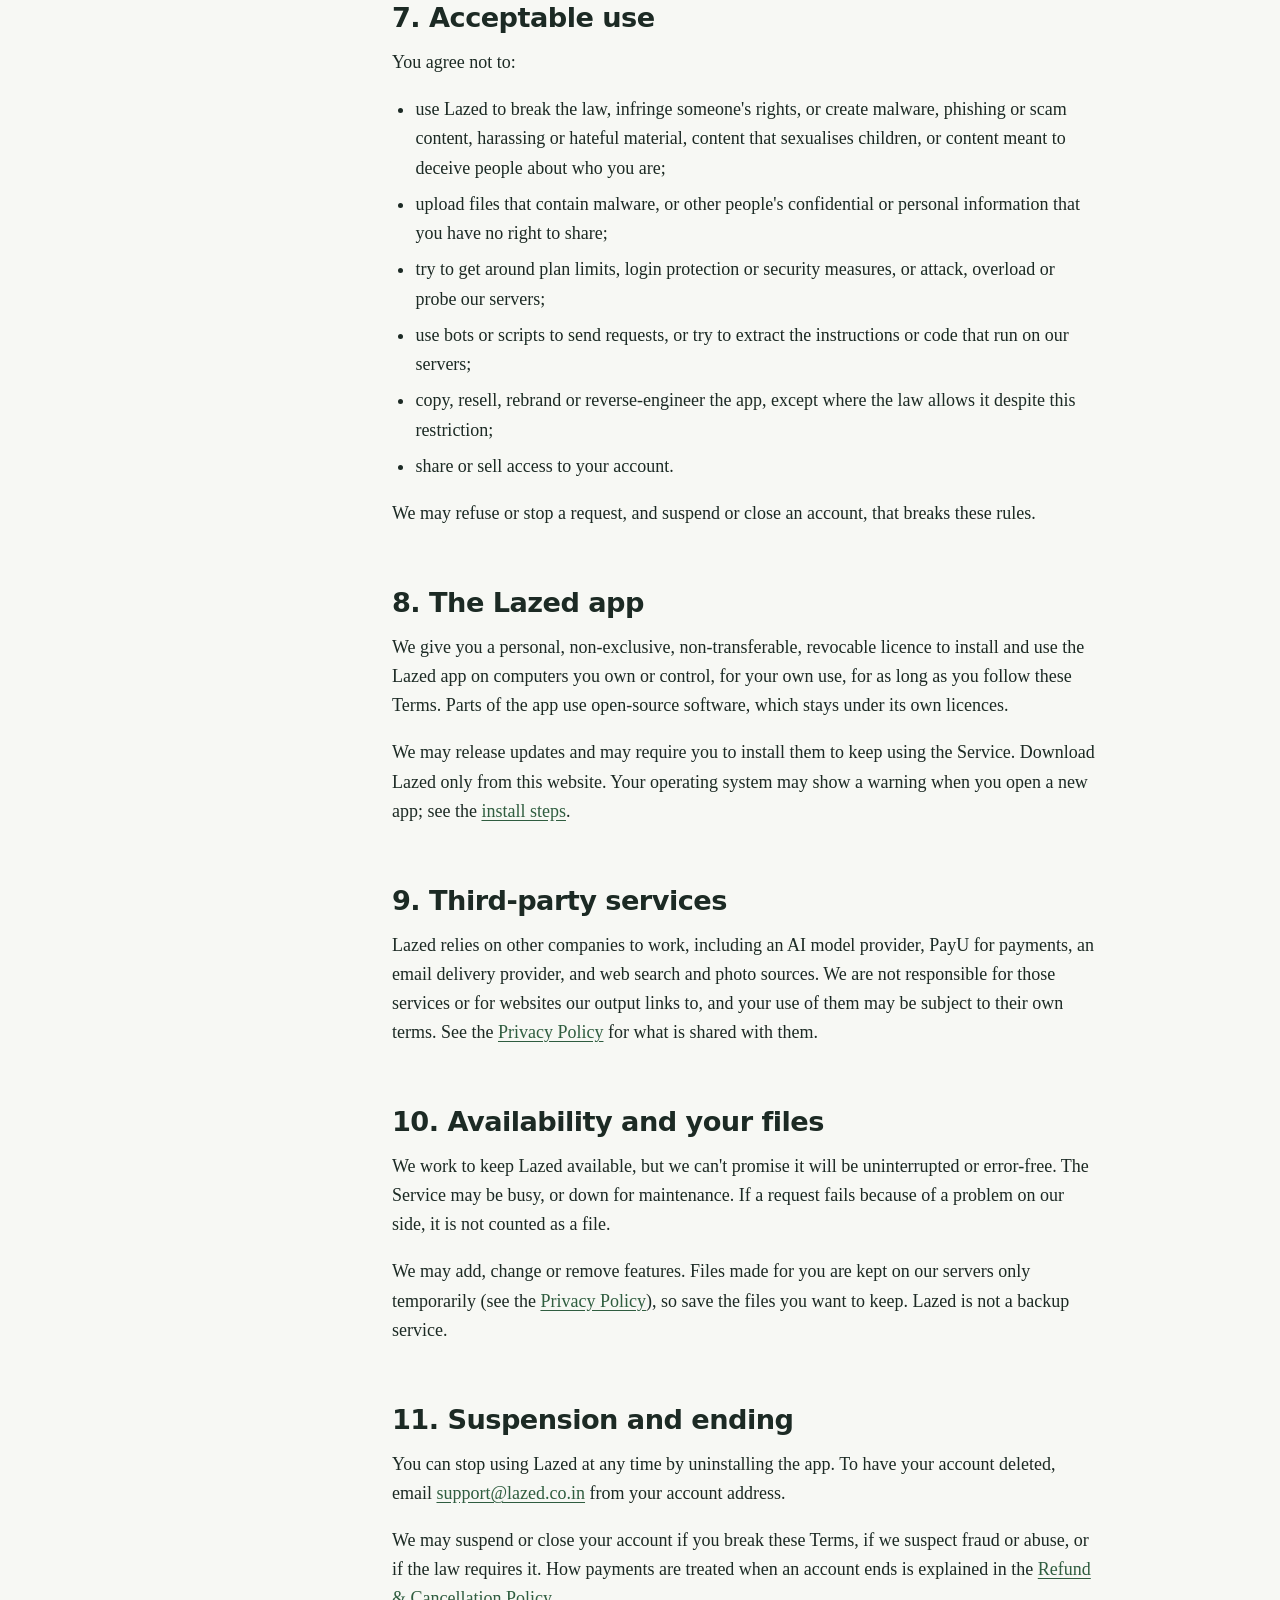
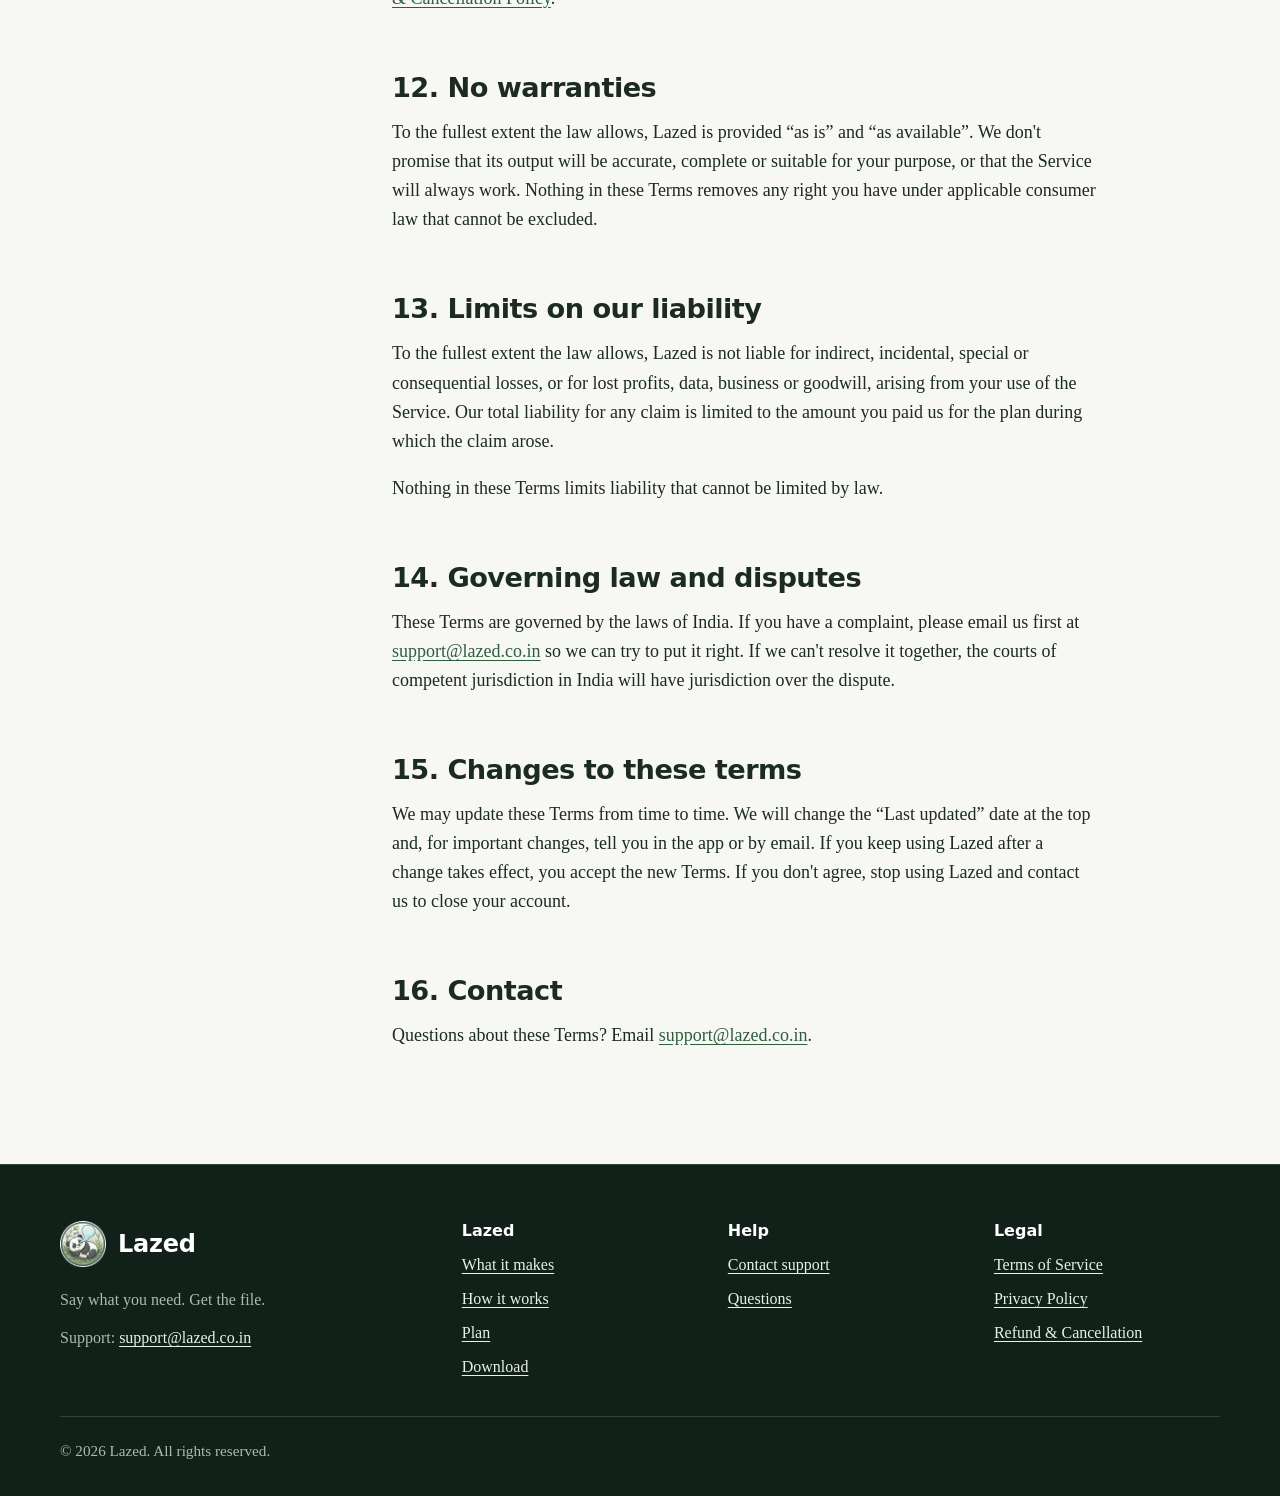
<file: terms.html>
<!doctype html>
<html lang="en">
<head>
<meta charset="utf-8">
<meta name="viewport" content="width=device-width, initial-scale=1">
<title>Terms of Service | Lazed</title>
<meta name="description" content="The terms for using the Lazed app and website: accounts, the 30-day plan, acceptable use, ownership of files and more.">
<meta name="theme-color" content="#12201a">
<link rel="icon" href="assets/favicon.ico" sizes="any">
<link rel="icon" type="image/png" sizes="32x32" href="assets/favicon-32.png">
<link rel="apple-touch-icon" href="assets/apple-touch-icon.png">
<meta property="og:type" content="website">
<meta property="og:site_name" content="Lazed">
<meta property="og:title" content="Terms of Service | Lazed">
<meta property="og:description" content="The terms for using the Lazed app and website: accounts, the 30-day plan, acceptable use, ownership of files and more.">
<meta property="og:image" content="https://lazed.co.in/assets/og-image.png">
<meta property="og:url" content="https://lazed.co.in/terms.html">
<meta name="twitter:card" content="summary_large_image">
<link rel="stylesheet" href="css/style.css">
<script>document.documentElement.classList.add('js')</script>
</head>
<body>
<a class="skip" href="#main">Skip to content</a>
<header class="site-header">
  <div class="wrap">
    <a class="brand" href="index.html"><img src="assets/logo-96.png" width="46" height="46" alt="">Lazed</a>
    <div class="nav">
      <button class="nav-toggle" type="button" aria-expanded="false" aria-controls="nav-links" aria-label="Menu"><svg viewBox="0 0 24 24" fill="none" stroke="currentColor" stroke-width="2.4" stroke-linecap="round" aria-hidden="true"><path d="M4 7h16M4 12h16M4 17h16"/></svg></button>
      <nav id="nav-links" class="nav-links" aria-label="Main">
        <a href="index.html#features">What it makes</a>
        <a href="index.html#how">How it works</a>
        <a href="index.html#plan">Plan</a>
        <a href="contact.html">Support</a>
        <a class="btn btn-moon btn-sm" href="download.html" data-os-link>Download</a>
      </nav>
    </div>
  </div>
</header>
<main id="main">
<section class="page-head">
  <div class="wrap">
    <h1>Terms of Service</h1>
    <p class="updated">Last updated 20 October 2026</p>
    <div class="summary">
      <h2>The short version</h2>
      <ul>
<li>Lazed is a desktop app that makes Word, PowerPoint, Excel and code files with AI.</li>
<li>Each payment gives you 30 days and 15 files. It never renews by itself.</li>
<li>AI can make mistakes, so check what Lazed makes before you rely on it.</li>
<li>You own your files. Don't share your login or misuse the service.</li>
      </ul>
    </div>
  </div>
</section>
<div class="wrap legal">
  <details class="toc" open>
    <summary>On this page</summary>
    <ol>
<li><a href="#about">1. About these terms</a></li>
<li><a href="#service">2. What Lazed does</a></li>
<li><a href="#account">3. Your account</a></li>
<li><a href="#plans">4. Plans and payment</a></li>
<li><a href="#output">5. Using what Lazed makes</a></li>
<li><a href="#content">6. Your content and who owns what</a></li>
<li><a href="#rules">7. Acceptable use</a></li>
<li><a href="#licence">8. The Lazed app</a></li>
<li><a href="#third">9. Third-party services</a></li>
<li><a href="#availability">10. Availability and your files</a></li>
<li><a href="#ending">11. Suspension and ending</a></li>
<li><a href="#disclaimer">12. No warranties</a></li>
<li><a href="#liability">13. Limits on our liability</a></li>
<li><a href="#law">14. Governing law and disputes</a></li>
<li><a href="#changes">15. Changes to these terms</a></li>
<li><a href="#contact">16. Contact</a></li>
    </ol>
  </details>
  <article class="prose">
<h2 id="about">1. About these terms</h2>

<p>These Terms of Service (&ldquo;Terms&rdquo;) are an agreement between you and Lazed (&ldquo;Lazed&rdquo;, &ldquo;we&rdquo;, &ldquo;us&rdquo;). They apply to the Lazed desktop app for Windows and Mac, the servers that power it, and this website (together, the &ldquo;Service&rdquo;).</p>
<p>By downloading the app, creating an account, paying for a plan or otherwise using the Service, you agree to these Terms, our <a href="privacy.html">Privacy Policy</a> and our <a href="refund.html">Refund &amp; Cancellation Policy</a>. If you don't agree, please don't use the Service.</p>
<h2 id="service">2. What Lazed does</h2>

<p>Lazed lets you describe a document, presentation, spreadsheet, website or piece of code in plain language. Our servers use an artificial-intelligence model to research, write and build the file, and the app then saves it to the folder you choose on your computer.</p>
<p>Lazed needs an internet connection. To do its work it may search the web, read pages you link to, and look up photos to use in your files.</p>
<h2 id="account">3. Your account</h2>

<ul>
<li><strong>Age.</strong> You must be 18 or older, or the age of majority where you live, to use Lazed.</li>
<li><strong>Accurate details.</strong> Use an email address you own. We email a 6-digit code to confirm it, and your account is created only after you enter that code.</li>
<li><strong>Keep your password safe.</strong> You are responsible for what happens under your account. Tell us at once if you think someone else has used it.</li>
<li><strong>No sharing.</strong> One account is for one person. Don't share, sell or rent your login. Your plan can be used on any of your own computers. Accounts used in an abnormal way may be suspended.</li>
<li><strong>Login protection.</strong> After repeated wrong passwords, logins to that account from the same device or network are paused for 15 minutes.</li>
<li><strong>Staying logged in.</strong> If you choose &ldquo;Keep me logged in on this device&rdquo;, the app stores a login token (not your password) on that computer. Log out on shared computers.</li>
</ul>
<h2 id="plans">4. Plans and payment</h2>

<ul>
<li><strong>What a plan is.</strong> Each payment gives you 30 days of access from the moment the payment is confirmed, and 15 files.</li>
<li><strong>What counts as a file.</strong> A message that successfully creates or edits a file uses one file, even if Lazed builds, checks and corrects it several times along the way. Chatting, research and requests that fail do not use a file.</li>
<li><strong>Per plan, not per day.</strong> Your allowance of 15 files lasts for the plan. It does not reset daily.</li>
<li><strong>No automatic renewal.</strong> We never charge you automatically. When your 30 days end, or you have used all 15 files, you can pay again. A new payment starts a fresh 30 days and a fresh 15 files; unused days or files from the earlier plan do not carry over.</li>
<li><strong>Price.</strong> The price is shown in the app, in Indian rupees (INR), before you pay.</li>
<li><strong>How you pay.</strong> Payments are processed by PayU. Your card, UPI or bank details go to PayU and never reach Lazed. PayU's own terms apply to the payment.</li>
<li><strong>Activation.</strong> Access switches on automatically once the payment is confirmed. If that hasn't happened within a few minutes, contact support.</li>
<li><strong>Fair-use limits.</strong> To keep Lazed running for everyone, we limit how many messages an account can send each hour, allow one request per account at a time, and limit attachments (up to five files and five images per message).</li>
<li><strong>Changes.</strong> We may change prices and plan allowances for future payments. A plan you have already paid for keeps the terms that applied when you bought it.</li>
</ul>
<h2 id="output">5. Using what Lazed makes</h2>

<ul>
<li><strong>AI can be wrong.</strong> Facts, figures, calculations, citations and code produced by AI can be incorrect, incomplete or out of date. Always review a file before you rely on it, share it or submit it, especially for legal, medical, financial, safety or academic purposes. Lazed does not give professional advice.</li>
<li><strong>Not necessarily unique.</strong> Other people may receive similar output for similar requests.</li>
<li><strong>Photos and web content.</strong> Files may include photos or information from third-party sources such as Unsplash, Pexels, Wikimedia Commons and public websites. Those sources have their own licences. Where credit is required, Lazed tries to include it, but you are responsible for checking that your intended use is allowed.</li>
</ul>
<h2 id="content">6. Your content and who owns what</h2>

<ul>
<li><strong>Your content.</strong> You keep ownership of what you give us: your messages, attached files and images (&ldquo;Your Content&rdquo;). You promise that you have the right to use it with Lazed and that doing so does not break the law or anyone else's rights.</li>
<li><strong>What we may do with it.</strong> You give us permission to process Your Content, including sending it to our AI and other service providers, only to provide the Service to you, keep it secure and fix problems. We do not use Your Content to build or train our own AI models.</li>
<li><strong>The files we make for you.</strong> As between you and Lazed, you own the files made for you, and we claim no ownership of them, to the extent the law allows and subject to the rights of third parties in any photos or other material they contain.</li>
<li><strong>Our property.</strong> The Lazed app, our server software, the Lazed name, the panda logo and this website belong to us or our licensors. These Terms don't give you any rights in them except those stated here.</li>
</ul>
<h2 id="rules">7. Acceptable use</h2>

<p>You agree not to:</p>
<ul>
<li>use Lazed to break the law, infringe someone's rights, or create malware, phishing or scam content, harassing or hateful material, content that sexualises children, or content meant to deceive people about who you are;</li>
<li>upload files that contain malware, or other people's confidential or personal information that you have no right to share;</li>
<li>try to get around plan limits, login protection or security measures, or attack, overload or probe our servers;</li>
<li>use bots or scripts to send requests, or try to extract the instructions or code that run on our servers;</li>
<li>copy, resell, rebrand or reverse-engineer the app, except where the law allows it despite this restriction;</li>
<li>share or sell access to your account.</li>
</ul>
<p>We may refuse or stop a request, and suspend or close an account, that breaks these rules.</p>
<h2 id="licence">8. The Lazed app</h2>

<p>We give you a personal, non-exclusive, non-transferable, revocable licence to install and use the Lazed app on computers you own or control, for your own use, for as long as you follow these Terms. Parts of the app use open-source software, which stays under its own licences.</p>
<p>We may release updates and may require you to install them to keep using the Service. Download Lazed only from this website. Your operating system may show a warning when you open a new app; see the <a href="download.html#install">install steps</a>.</p>
<h2 id="third">9. Third-party services</h2>

<p>Lazed relies on other companies to work, including an AI model provider, PayU for payments, an email delivery provider, and web search and photo sources. We are not responsible for those services or for websites our output links to, and your use of them may be subject to their own terms. See the <a href="privacy.html#sharing">Privacy Policy</a> for what is shared with them.</p>
<h2 id="availability">10. Availability and your files</h2>

<p>We work to keep Lazed available, but we can't promise it will be uninterrupted or error-free. The Service may be busy, or down for maintenance. If a request fails because of a problem on our side, it is not counted as a file.</p>
<p>We may add, change or remove features. Files made for you are kept on our servers only temporarily (see the <a href="privacy.html#retention">Privacy Policy</a>), so save the files you want to keep. Lazed is not a backup service.</p>
<h2 id="ending">11. Suspension and ending</h2>

<p>You can stop using Lazed at any time by uninstalling the app. To have your account deleted, email <a href="mailto:support@lazed.co.in">support@lazed.co.in</a> from your account address.</p>
<p>We may suspend or close your account if you break these Terms, if we suspect fraud or abuse, or if the law requires it. How payments are treated when an account ends is explained in the <a href="refund.html">Refund &amp; Cancellation Policy</a>.</p>
<h2 id="disclaimer">12. No warranties</h2>

<p>To the fullest extent the law allows, Lazed is provided &ldquo;as is&rdquo; and &ldquo;as available&rdquo;. We don't promise that its output will be accurate, complete or suitable for your purpose, or that the Service will always work. Nothing in these Terms removes any right you have under applicable consumer law that cannot be excluded.</p>
<h2 id="liability">13. Limits on our liability</h2>

<p>To the fullest extent the law allows, Lazed is not liable for indirect, incidental, special or consequential losses, or for lost profits, data, business or goodwill, arising from your use of the Service. Our total liability for any claim is limited to the amount you paid us for the plan during which the claim arose.</p>
<p>Nothing in these Terms limits liability that cannot be limited by law.</p>
<h2 id="law">14. Governing law and disputes</h2>

<p>These Terms are governed by the laws of India. If you have a complaint, please email us first at <a href="mailto:support@lazed.co.in">support@lazed.co.in</a> so we can try to put it right. If we can't resolve it together, the courts of competent jurisdiction in India will have jurisdiction over the dispute.</p>
<h2 id="changes">15. Changes to these terms</h2>

<p>We may update these Terms from time to time. We will change the &ldquo;Last updated&rdquo; date at the top and, for important changes, tell you in the app or by email. If you keep using Lazed after a change takes effect, you accept the new Terms. If you don't agree, stop using Lazed and contact us to close your account.</p>
<h2 id="contact">16. Contact</h2>

<p>Questions about these Terms? Email <a href="mailto:support@lazed.co.in">support@lazed.co.in</a>.</p>
  </article>
</div>
</main>
<footer class="site-footer">
  <div class="wrap footer-grid">
    <div>
      <a class="brand" href="index.html"><img src="assets/logo-96.png" width="46" height="46" alt="">Lazed</a>
      <p>Say what you need. Get the file.</p>
      <p>Support: <a href="mailto:support@lazed.co.in">support@lazed.co.in</a></p>
    </div>
    <nav aria-label="Product">
      <p class="footer-title">Lazed</p>
      <ul>
        <li><a href="index.html#features">What it makes</a></li>
        <li><a href="index.html#how">How it works</a></li>
        <li><a href="index.html#plan">Plan</a></li>
        <li><a href="download.html">Download</a></li>
      </ul>
    </nav>
    <nav aria-label="Help">
      <p class="footer-title">Help</p>
      <ul>
        <li><a href="contact.html">Contact support</a></li>
        <li><a href="index.html#faq">Questions</a></li>
      </ul>
    </nav>
    <nav aria-label="Legal">
      <p class="footer-title">Legal</p>
      <ul>
        <li><a href="terms.html">Terms of Service</a></li>
        <li><a href="privacy.html">Privacy Policy</a></li>
        <li><a href="refund.html">Refund &amp; Cancellation</a></li>
      </ul>
    </nav>
  </div>
  <div class="wrap footer-base">
    <p>&copy; <span data-year>2026</span> Lazed. All rights reserved.</p>
  </div>
</footer>
<script src="js/config.js"></script>
<script src="js/main.js"></script>
</body>
</html>
</file>
<file: css/style.css>
/* Lazed website styles.
   System fonts only, so the site makes no third-party requests.
   Edit the colours and fonts in :root; everything else follows. */

:root {
  --night: #12201a;
  --night-2: #1b2f25;
  --night-line: #2c443a;
  --ink: #1c2a24;
  --muted: #475a51;
  --paper: #f7f8f4;
  --mist: #e9f0ea;
  --dream: #cbe7e8;
  --white: #ffffff;
  --moss: #2f5d3f;
  --moss-dark: #24492f;
  --leaf: #98aa84;
  --moon: #f2d97f;
  --moon-dark: #e6c75c;
  --on-night: #e9f0ea;
  --on-night-muted: #a8bdb0;
  --line: #d3ddd5;
  --focus: #1d6f8f;

  --font-display: ui-rounded, "SF Pro Rounded", "Hiragino Maru Gothic ProN", "Arial Rounded MT Bold",
    Quicksand, Nunito, "Segoe UI Variable Display", Calibri, "Trebuchet MS", system-ui, sans-serif;
  --font-body: Charter, "Bitstream Charter", "Sitka Text", Cambria, Georgia, serif;

  --wrap: 1160px;
}

*, *::before, *::after { box-sizing: border-box; }
[hidden] { display: none !important; }

html {
  -webkit-text-size-adjust: 100%;
  scroll-behavior: smooth;
  scroll-padding-top: 88px;
}

body {
  margin: 0;
  background: var(--paper);
  color: var(--ink);
  font: 400 1.125rem/1.62 var(--font-body);
  text-rendering: optimizeLegibility;
}

img, svg { max-width: 100%; display: block; }

a { color: var(--moss); text-underline-offset: 0.18em; }
a:hover { color: var(--moss-dark); }

h1, h2, h3 {
  margin: 0;
  font-family: var(--font-display);
  font-weight: 800;
  line-height: 1.1;
  letter-spacing: -0.02em;
  text-wrap: balance;
}

p { margin: 0 0 1em; }

:focus-visible { outline: 3px solid var(--focus); outline-offset: 3px; border-radius: 4px; }
.site-header :focus-visible,
.site-footer :focus-visible,
.hero :focus-visible,
.cta-band :focus-visible { outline-color: var(--moon); }

.wrap { width: min(100% - 40px, var(--wrap)); margin-inline: auto; }

.sr-only {
  position: absolute; width: 1px; height: 1px; margin: -1px; padding: 0;
  overflow: hidden; clip: rect(0 0 0 0); white-space: nowrap; border: 0;
}

.skip {
  position: absolute; left: 12px; top: -64px; z-index: 100;
  background: var(--moon); color: var(--night); text-decoration: none;
  font: 700 1rem var(--font-display); padding: 10px 16px; border-radius: 10px;
}
.skip:focus { top: 12px; }

/* ---------- Buttons ---------- */
.btn {
  display: inline-flex; align-items: center; justify-content: center; gap: 10px;
  font: 700 1.05rem/1.1 var(--font-display);
  padding: 16px 26px; border-radius: 999px; border: 2px solid transparent;
  text-decoration: none; cursor: pointer; text-align: center;
  transition: transform 0.15s ease, background-color 0.15s ease, border-color 0.15s ease;
}
.btn:active { transform: translateY(1px); }
.btn-moon { background: var(--moon); color: var(--night); }
.btn-moon:hover { background: var(--moon-dark); color: var(--night); }
.btn-moss { background: var(--moss); color: #fff; }
.btn-moss:hover { background: var(--moss-dark); color: #fff; }
.btn-ghost-dark { border-color: var(--on-night-muted); color: var(--on-night); }
.btn-ghost-dark:hover { background: var(--night-2); color: #fff; }
.btn-ghost { border-color: var(--moss); color: var(--moss); background: transparent; }
.btn-ghost:hover { background: var(--moss); color: #fff; }
.btn-sm { padding: 10px 18px; font-size: 0.95rem; }
.btn-block { width: 100%; }
.btn[aria-disabled="true"] { opacity: 0.6; pointer-events: none; }
.btn svg { width: 20px; height: 20px; }

/* ---------- Header ---------- */
.site-header {
  position: sticky; top: 0; z-index: 50;
  background: var(--night); color: var(--on-night);
  border-bottom: 1px solid var(--night-line);
}
.site-header .wrap { display: flex; align-items: center; gap: 16px; min-height: 68px; flex-wrap: wrap; padding-block: 6px; }
.brand {
  display: inline-flex; align-items: center; gap: 12px;
  color: #fff; text-decoration: none;
  font: 800 1.5rem/1 var(--font-display); letter-spacing: -0.01em;
}
.brand:hover { color: #fff; }
.brand img { width: 46px; height: 46px; }
.nav { margin-left: auto; display: flex; align-items: center; gap: 8px; flex-wrap: wrap; }
.nav-links { display: flex; align-items: center; gap: 2px; flex-wrap: wrap; }
.nav-links a {
  color: var(--on-night); text-decoration: none;
  font: 600 0.98rem var(--font-display); padding: 10px 14px; border-radius: 999px;
}
.nav-links a:hover, .nav-links a[aria-current="page"] { background: var(--night-2); color: #fff; }
.nav-links a.btn-moon { background: var(--moon); color: var(--night); padding: 10px 18px; margin-left: 6px; }
.nav-links a.btn-moon:hover { background: var(--moon-dark); color: var(--night); }
.nav-toggle {
  display: none; align-items: center; justify-content: center;
  width: 46px; height: 46px; border-radius: 50%;
  background: transparent; color: #fff; border: 2px solid var(--night-line); cursor: pointer;
}
.nav-toggle svg { width: 22px; height: 22px; }

@media (max-width: 859px) {
  .js .nav-toggle { display: inline-flex; }
  .js .nav { margin-left: auto; }
  .js .nav-links {
    display: none; position: absolute; left: 0; right: 0; top: 100%;
    flex-direction: column; align-items: stretch; gap: 2px;
    background: var(--night); padding: 8px 20px 20px; border-bottom: 1px solid var(--night-line);
  }
  .js .nav-open .nav-links { display: flex; }
  .js .nav-links a { padding: 14px 14px; font-size: 1.05rem; }
  .js .nav-links a.btn-moon { margin: 8px 0 0; padding: 14px 18px; text-align: center; }
}

/* ---------- Hero ---------- */
.hero {
  background: var(--night); color: var(--on-night);
  padding-block: clamp(40px, 7vw, 88px) clamp(56px, 8vw, 112px);
  overflow: hidden;
}
.hero .wrap { display: grid; gap: 56px; align-items: center; }
@media (min-width: 960px) {
  .hero .wrap { grid-template-columns: minmax(0, 1fr) minmax(0, 1.08fr); gap: 64px; }
}
.hero h1 { font-size: clamp(2.7rem, 1.5rem + 4.7vw, 5rem); line-height: 1; color: #fff; }
.lead { font-size: clamp(1.15rem, 1.05rem + 0.5vw, 1.35rem); line-height: 1.5; max-width: 34em; }
.hero .lead { color: var(--on-night-muted); margin-top: 24px; }
.hero-actions { display: flex; flex-wrap: wrap; gap: 14px; margin-top: 32px; }
.hero-note { margin: 22px 0 0; font-size: 1rem; color: var(--on-night-muted); max-width: 32em; }

/* The bubble comes from the panda's nose in the logo; it holds the demo. */
.scene { --p: 150px; position: relative; width: 100%; max-width: 620px; margin-inline: auto; padding-bottom: calc(var(--p) + 26px); }
.bubble {
  position: relative; color: var(--ink);
  background: radial-gradient(120% 90% at 20% 10%, #eef9f9 0%, var(--dream) 52%, #b3d6da 100%);
  border: 3px solid #2d4a43;
  border-radius: 64px 76px 70px 56px / 70px 60px 76px 64px;
  padding: 24px 22px 24px;
  box-shadow: inset 10px 12px 22px rgba(255, 255, 255, 0.55), inset -10px -14px 26px rgba(40, 100, 110, 0.16),
    0 30px 60px -30px rgba(0, 0, 0, 0.7);
}
.chips { display: flex; flex-wrap: wrap; gap: 8px; margin: 0 0 16px; padding: 0 6px; list-style: none; }
.chip {
  font: 700 0.88rem var(--font-display); padding: 8px 14px; border-radius: 999px;
  border: 2px solid rgba(45, 74, 67, 0.55); background: rgba(255, 255, 255, 0.4); color: #23403a; cursor: pointer;
  transition: background-color 0.15s ease, color 0.15s ease;
}
.chip:hover { background: rgba(255, 255, 255, 0.75); }
.chip[aria-pressed="true"] { background: #23403a; border-color: #23403a; color: #fff; }
.chat {
  min-height: 300px; display: flex; flex-direction: column; gap: 12px; padding: 0 6px;
  font-family: var(--font-display); font-size: 1rem; line-height: 1.4;
}
.msg-user {
  align-self: flex-end; max-width: 90%; background: var(--moss); color: #fff;
  padding: 12px 16px; border-radius: 18px 18px 4px 18px;
}
.msg-bot {
  align-self: flex-start; width: 100%; max-width: 96%; background: rgba(255, 255, 255, 0.8);
  padding: 14px 16px; border-radius: 18px 18px 18px 4px;
}
.steps { list-style: none; margin: 0; padding: 0; display: grid; gap: 8px; }
.steps li { display: flex; gap: 10px; align-items: center; }
.steps li::before {
  content: ""; flex: none; width: 18px; height: 18px; border-radius: 50%;
  background: var(--moss) url("data:image/svg+xml,%3Csvg xmlns='http://www.w3.org/2000/svg' viewBox='0 0 20 20'%3E%3Cpath d='M5.5 10.5l3 3 6-7' fill='none' stroke='white' stroke-width='2.4' stroke-linecap='round' stroke-linejoin='round'/%3E%3C/svg%3E") center / 14px no-repeat;
}
.typing { display: inline-flex; gap: 5px; padding: 6px 2px; }
.typing span { width: 8px; height: 8px; border-radius: 50%; background: var(--moss); animation: bob 0.9s ease-in-out infinite; }
.typing span:nth-child(2) { animation-delay: 0.15s; }
.typing span:nth-child(3) { animation-delay: 0.3s; }
@keyframes bob { 0%, 80%, 100% { transform: translateY(0); opacity: 0.5; } 40% { transform: translateY(-5px); opacity: 1; } }
.file {
  display: flex; align-items: center; gap: 12px; background: #fff; border: 2px solid #2d4a43;
  border-radius: 14px; padding: 10px 14px; margin-top: 12px;
}
.file-ext { font-weight: 800; font-size: 0.82rem; padding: 6px 9px; border-radius: 8px; background: var(--moon); color: var(--night); }
.file-name { font-weight: 700; overflow-wrap: anywhere; min-width: 0; }
.file-sub { display: block; font-size: 0.86rem; font-weight: 500; color: var(--muted); }
.scene-caption { position: absolute; left: calc(var(--p) + 84px); right: 0; bottom: 6px; margin: 0; font-size: 0.92rem; line-height: 1.35; color: var(--on-night-muted); font-family: var(--font-display); font-weight: 600; }

.panda { position: absolute; left: 4px; bottom: 0; width: var(--p); height: var(--p); }
.panda img { width: 100%; height: 100%; border-radius: 50%; box-shadow: 0 0 0 6px var(--night), 0 0 0 8px var(--night-line); }
.zzz {
  position: absolute; left: calc(var(--p) * 0.06); top: calc(var(--p) * -0.22);
  font: 800 1.7rem/1 var(--font-display); letter-spacing: 0.12em; color: var(--moon); z-index: 1;
  animation: drift 4.5s ease-in-out infinite;
}
@keyframes drift { 0%, 100% { transform: translate(0, 0); opacity: 0.55; } 50% { transform: translate(6px, -8px); opacity: 1; } }
.dots span {
  position: absolute; border-radius: 50%; border: 2px solid #2d4a43;
  background: radial-gradient(circle at 30% 30%, #eef9f9, var(--dream));
}
.dots .d1 { width: calc(var(--p) * 0.08); height: calc(var(--p) * 0.08); left: calc(var(--p) + 4px); bottom: calc(var(--p) * 0.3); }
.dots .d2 { width: calc(var(--p) * 0.12); height: calc(var(--p) * 0.12); left: calc(var(--p) + 26px); bottom: calc(var(--p) * 0.52); }
.dots .d3 { width: calc(var(--p) * 0.16); height: calc(var(--p) * 0.16); left: calc(var(--p) + 52px); bottom: calc(var(--p) * 0.8 + 12px); }
@media (max-width: 520px) {
  .scene { --p: 112px; }
  .bubble { padding: 20px 14px; border-radius: 44px 52px 48px 40px / 48px 42px 52px 44px; }
  .chat { min-height: 330px; padding: 0 2px; }
}

/* ---------- Sections ---------- */
.section { padding-block: clamp(56px, 8vw, 104px); }
.section-mist { background: var(--mist); }
.section h2 { font-size: clamp(2rem, 1.3rem + 2.6vw, 3.2rem); }
.section .lead { color: var(--muted); margin-top: 18px; }
.section-head { max-width: 42rem; margin-bottom: clamp(28px, 4vw, 52px); }

.split { display: grid; gap: 36px; }
@media (min-width: 960px) {
  .split { grid-template-columns: minmax(0, 5fr) minmax(0, 7fr); gap: 72px; }
  .split-sticky { position: sticky; top: 108px; align-self: start; }
}

.kinds { list-style: none; margin: 0; padding: 0; border-bottom: 1px solid var(--line); }
.kind { display: grid; grid-template-columns: 84px minmax(0, 1fr); gap: 24px; padding: 28px 0; border-top: 1px solid var(--line); }
.kind h3 { font-size: 1.45rem; margin-bottom: 8px; }
.kind p { margin: 0; color: var(--muted); }
.kind-tab {
  --tint: var(--dream);
  position: relative; width: 84px; height: 104px; background: var(--tint);
  clip-path: polygon(0 0, 66% 0, 100% 26%, 100% 100%, 0 100%);
  display: flex; align-items: flex-end; padding: 0 0 12px 12px;
  font: 800 1.05rem var(--font-display); color: var(--ink);
}
.kind-tab::after {
  content: ""; position: absolute; top: 0; left: 66%; width: 34%; height: 26%;
  background: rgba(0, 0, 0, 0.16); clip-path: polygon(0 0, 0 100%, 100% 100%);
}
.tint-moon { --tint: var(--moon); }
.tint-leaf { --tint: #bcd7a8; }
.tint-wood { --tint: #dcc5a8; }
@media (max-width: 520px) {
  .kind { grid-template-columns: 1fr; gap: 16px; }
}

.facts { display: grid; gap: 0 56px; }
@media (min-width: 760px) { .facts { grid-template-columns: 1fr 1fr; } }
.fact { padding: 26px 0 30px; border-top: 2px solid var(--moss); }
.fact h3 { font-size: 1.4rem; margin-bottom: 8px; }
.fact p { margin: 0; color: var(--muted); }

.how { list-style: none; margin: 0; padding: 0; display: grid; gap: 40px; }
@media (min-width: 860px) { .how { grid-template-columns: repeat(3, 1fr); gap: 48px; } }
.how-step { position: relative; }
.how-n {
  display: grid; place-items: center; width: 54px; height: 54px; border-radius: 50%;
  background: var(--moss); color: #fff; font: 800 1.35rem var(--font-display); margin-bottom: 18px;
}
.how-step h3 { font-size: 1.45rem; margin-bottom: 8px; }
.how-step p { margin: 0; color: var(--muted); }
@media (min-width: 860px) {
  .how-step:not(:last-child)::after {
    content: ""; position: absolute; top: 26px; left: 72px; right: -36px; border-top: 3px dotted var(--leaf);
  }
}

.ticket { display: grid; background: #fff; border: 2px solid var(--ink); border-radius: 22px; overflow: hidden; max-width: 1000px; }
@media (min-width: 760px) { .ticket { grid-template-columns: 270px minmax(0, 1fr); } }
.ticket-stub {
  background: var(--moss); color: #fff; padding: 34px 30px; display: flex; flex-direction: column;
  justify-content: center; gap: 22px; border-bottom: 3px dashed rgba(255, 255, 255, 0.55);
}
@media (min-width: 760px) { .ticket-stub { border-bottom: 0; border-right: 3px dashed rgba(255, 255, 255, 0.55); } }
.ticket-big { font: 800 3.4rem/1 var(--font-display); letter-spacing: -0.03em; }
.ticket-big small { display: block; margin-top: 8px; font-size: 1.05rem; font-weight: 700; letter-spacing: 0; opacity: 0.92; }
.ticket-body { padding: 32px 34px 36px; }
.ticket-body h3 { font-size: 1.4rem; margin-bottom: 14px; }
.ticks { list-style: none; margin: 0 0 24px; padding: 0; display: grid; gap: 12px; }
.ticks li { position: relative; padding-left: 34px; }
.ticks li::before {
  content: ""; position: absolute; left: 0; top: 0.28em; width: 22px; height: 22px;
  background: url("data:image/svg+xml,%3Csvg xmlns='http://www.w3.org/2000/svg' viewBox='0 0 20 20'%3E%3Ccircle cx='10' cy='10' r='10' fill='%232f5d3f'/%3E%3Cpath d='M5.5 10.5l3 3 6-7' fill='none' stroke='white' stroke-width='2' stroke-linecap='round' stroke-linejoin='round'/%3E%3C/svg%3E") center / contain no-repeat;
}

.private-list { display: grid; gap: 22px; }
.private-list p { margin: 0; }
.private-list strong { font-family: var(--font-display); font-weight: 800; display: block; font-size: 1.15rem; margin-bottom: 2px; }

.faq details { border-top: 1px solid var(--line); }
.faq details:last-child { border-bottom: 1px solid var(--line); }
.faq summary {
  list-style: none; cursor: pointer; display: flex; justify-content: space-between; align-items: center; gap: 20px;
  padding: 20px 0; font: 700 1.2rem/1.3 var(--font-display);
}
.faq summary::-webkit-details-marker { display: none; }
.faq summary::after { content: "+"; flex: none; font-size: 1.8rem; line-height: 1; color: var(--moss); transition: transform 0.2s ease; }
.faq details[open] summary::after { transform: rotate(45deg); }
.faq .answer { padding: 0 0 24px; max-width: 46rem; }
.faq .answer p:last-child { margin-bottom: 0; }

.cta-band { background: var(--night); color: var(--on-night); padding-block: clamp(56px, 8vw, 96px); }
.cta-band .wrap { display: flex; flex-wrap: wrap; align-items: center; gap: 28px 44px; justify-content: center; text-align: left; }
.cta-band img { width: 132px; height: 132px; border-radius: 50%; }
.cta-band h2 { font-size: clamp(2rem, 1.4rem + 2.4vw, 3rem); color: #fff; }
.cta-band p { margin: 10px 0 24px; color: var(--on-night-muted); }

/* ---------- Footer ---------- */
.site-footer { background: var(--night); color: var(--on-night-muted); border-top: 1px solid var(--night-line); font-size: 1rem; }
.footer-grid { display: grid; gap: 36px; padding-block: 56px 36px; }
@media (min-width: 760px) { .footer-grid { grid-template-columns: 1.6fr 1fr 1fr 1fr; gap: 40px; } }
.footer-grid p { margin: 12px 0 0; }
.footer-title { margin: 0 0 12px !important; font: 800 1rem var(--font-display); color: #fff; }
.footer-grid ul { list-style: none; margin: 0; padding: 0; display: grid; gap: 8px; }
.site-footer a { color: var(--on-night); text-underline-offset: 0.2em; }
.site-footer a:hover { color: var(--moon); }
.footer-grid .brand { color: #fff; text-decoration: none; }
.footer-base { border-top: 1px solid var(--night-line); padding-block: 22px 32px; font-size: 0.95rem; }
.footer-base p { margin: 0; }

/* ---------- Inner pages ---------- */
.page-head { background: var(--mist); border-bottom: 1px solid var(--line); padding-block: clamp(40px, 6vw, 76px) clamp(28px, 4vw, 48px); }
.page-head h1 { font-size: clamp(2.3rem, 1.4rem + 3.2vw, 3.8rem); }
.page-head .lead { color: var(--muted); margin: 18px 0 0; }
.updated { margin: 14px 0 0; font: 600 0.95rem var(--font-display); color: var(--muted); }
.summary { background: #fff; border: 2px solid var(--ink); border-radius: 16px; padding: 20px 24px 8px; margin-top: 28px; max-width: 46rem; }
.summary h2 { font-size: 1.2rem; margin-bottom: 10px; }
.summary ul { margin: 0 0 12px; padding-left: 1.2em; }
.summary li { margin: 0.3em 0; }

.legal { display: grid; gap: 28px; padding-block: 44px 96px; }
@media (min-width: 960px) { .legal { grid-template-columns: 260px minmax(0, 1fr); gap: 72px; } }
.toc { align-self: start; font-family: var(--font-display); }
.toc summary { cursor: pointer; font: 800 1rem var(--font-display); padding: 10px 0; }
.toc ol { list-style: none; margin: 0; padding: 0; display: grid; gap: 2px; font-weight: 600; font-size: 0.96rem; }
.toc a { display: block; padding: 7px 12px; border-radius: 8px; color: var(--ink); text-decoration: none; line-height: 1.3; }
.toc a:hover { background: var(--mist); }
.toc a.is-current { background: var(--mist); color: var(--moss-dark); box-shadow: inset 3px 0 0 var(--moss); }
@media (min-width: 960px) {
  .toc { position: sticky; top: 100px; max-height: calc(100vh - 120px); overflow: auto; }
  .toc summary { pointer-events: none; list-style: none; }
  .toc summary::-webkit-details-marker { display: none; }
}
.prose { max-width: 44rem; }
.prose h2 { font-size: 1.7rem; margin: 2.2em 0 0.55em; scroll-margin-top: 96px; }
.prose h2:first-child { margin-top: 0; }
.prose h3 { font-size: 1.2rem; margin: 1.6em 0 0.4em; }
.prose ul, .prose ol { padding-left: 1.3em; margin: 0 0 1em; }
.prose li { margin: 0.4em 0; }
.table-wrap { overflow-x: auto; margin: 1.2em 0 1.6em; border: 1px solid var(--line); border-radius: 12px; background: #fff; }
.prose table { width: 100%; border-collapse: collapse; font-size: 1rem; line-height: 1.5; min-width: 520px; }
.prose th, .prose td { text-align: left; vertical-align: top; padding: 12px 14px; border-bottom: 1px solid var(--line); }
.prose th { font: 800 0.95rem var(--font-display); background: var(--mist); }
.prose tr:last-child td { border-bottom: 0; }

/* Download page */
.notice {
  background: var(--dream); border: 2px solid var(--ink); border-radius: 14px; padding: 16px 20px; margin-bottom: 28px;
  font-family: var(--font-display); font-weight: 600; line-height: 1.45;
}
.notice[hidden] { display: none; }
.notice p { margin: 0 0 10px; }
.notice p:last-child { margin: 0; }
.platforms { display: grid; gap: 28px; padding-top: 14px; }
@media (min-width: 860px) { .platforms { grid-template-columns: 1fr 1fr; gap: 32px; } }
.platform {
  position: relative; display: flex; flex-direction: column; gap: 14px; background: #fff;
  border: 2px solid var(--ink); border-radius: 22px; padding: 32px 30px 30px;
}
.platform.is-match { border-color: var(--moss); box-shadow: 8px 8px 0 var(--moss); }
.match-badge {
  position: absolute; top: -15px; left: 26px; background: var(--moss); color: #fff;
  font: 700 0.88rem var(--font-display); padding: 6px 14px; border-radius: 999px;
}
.platform-top { display: flex; align-items: center; gap: 16px; color: var(--moss); }
.platform-top svg { width: 48px; height: 48px; flex: none; }
.platform h2 { font-size: 1.7rem; color: var(--ink); }
.platform-meta { margin: 0; color: var(--muted); font-family: var(--font-display); font-weight: 600; font-size: 0.98rem; display: flex; flex-wrap: wrap; gap: 4px 18px; }
.platform ul { list-style: none; margin: 4px 0 0; padding: 0; display: grid; gap: 6px; color: var(--muted); font-size: 1rem; }
.platform .unavailable { margin: 0; font-size: 1rem; background: var(--mist); border-radius: 12px; padding: 12px 14px; }
.platform .unavailable[hidden] { display: none; }
.variant-lead { margin: 0; color: var(--muted); font-size: 1rem; }
.variants { display: grid; gap: 14px; }
.variant { display: flex; flex-direction: column; gap: 10px; background: var(--paper); border: 2px solid var(--line); border-radius: 16px; padding: 18px 18px 16px; }
.variant-name { margin: 0; font: 700 1.2rem var(--font-display); color: var(--ink); display: flex; flex-wrap: wrap; align-items: baseline; gap: 2px 12px; }
.variant-name span { font-weight: 600; font-size: 0.95rem; color: var(--muted); }
.variant .platform-meta { font-size: 0.92rem; }
.variant .unavailable[hidden] { display: none; }
.which-mac { font-size: 0.98rem; }
.which-mac summary { cursor: pointer; font-family: var(--font-display); font-weight: 700; }
.which-mac ol { margin: 10px 0 8px; padding-left: 22px; display: grid; gap: 6px; }
.which-mac p { margin: 0; color: var(--muted); }
.hash { font-size: 0.92rem; }
.hash summary { cursor: pointer; font-family: var(--font-display); font-weight: 700; }
.hash code { display: block; margin-top: 8px; word-break: break-all; font: 0.85rem/1.5 ui-monospace, "SF Mono", Consolas, monospace; background: var(--mist); padding: 10px 12px; border-radius: 10px; }

.install { display: grid; gap: 40px; }
@media (min-width: 860px) { .install { grid-template-columns: 1fr 1fr; gap: 56px; } }
.install h3 { font-size: 1.5rem; margin-bottom: 14px; }
.ol-steps { list-style: none; margin: 0; padding: 0; counter-reset: step; display: grid; gap: 18px; }
.ol-steps li { counter-increment: step; position: relative; padding-left: 52px; min-height: 38px; }
.ol-steps li::before {
  content: counter(step); position: absolute; left: 0; top: 0; width: 36px; height: 36px; border-radius: 50%;
  display: grid; place-items: center; background: var(--moss); color: #fff; font: 800 1.05rem var(--font-display);
}
.ol-steps li p { margin: 0; }

.callout { background: var(--mist); border-left: 5px solid var(--moss); border-radius: 0 14px 14px 0; padding: 20px 24px; max-width: 46rem; }
.callout h3 { font-size: 1.25rem; margin-bottom: 8px; }
.callout p:last-child, .callout ul:last-child { margin-bottom: 0; }

/* Contact page */
.contact-grid { display: grid; gap: 40px; }
@media (min-width: 960px) { .contact-grid { grid-template-columns: minmax(0, 5fr) minmax(0, 6fr); gap: 72px; } }
.mail-card { background: #fff; border: 2px solid var(--ink); border-radius: 22px; padding: 30px; }
.mail-card .address { display: block; margin: 8px 0 18px; font: 800 clamp(1.3rem, 1rem + 1.4vw, 1.8rem)/1.2 var(--font-display); color: var(--ink); word-break: break-all; text-decoration: none; }
.mail-card .row { display: flex; flex-wrap: wrap; gap: 12px; }
.mail-card .small { margin: 18px 0 0; font-size: 1rem; color: var(--muted); }
.form { display: grid; gap: 18px; }
.field label { display: block; margin-bottom: 6px; font: 700 1rem var(--font-display); }
.field .hint { display: block; margin-top: 6px; font-size: 0.95rem; color: var(--muted); }
.field input, .field select, .field textarea {
  width: 100%; font: 400 1.05rem/1.4 var(--font-body); color: var(--ink); background: #fff;
  border: 2px solid var(--ink); border-radius: 12px; padding: 12px 14px;
}
.field textarea { min-height: 160px; resize: vertical; }
.field input:focus-visible, .field select:focus-visible, .field textarea:focus-visible { outline: 3px solid var(--focus); outline-offset: 2px; }
.form-note { margin: 0; font-size: 0.98rem; color: var(--muted); }
.quick { margin-top: clamp(48px, 6vw, 80px); }
.quick h2 { font-size: clamp(1.7rem, 1.2rem + 1.8vw, 2.4rem); margin-bottom: 20px; }

/* 404 */
.lost { text-align: center; padding-block: clamp(64px, 10vw, 140px); }
.lost img { width: 168px; height: 168px; margin: 0 auto 28px; border-radius: 50%; }
.lost h1 { font-size: clamp(2.2rem, 1.5rem + 3vw, 3.6rem); }
.lost p { color: var(--muted); max-width: 30em; margin: 16px auto 28px; }
.lost .row { display: flex; gap: 14px; justify-content: center; flex-wrap: wrap; }

@media (prefers-reduced-motion: reduce) {
  html { scroll-behavior: auto; }
  *, *::before, *::after { animation: none !important; transition: none !important; }
}

@media print {
  .site-header, .site-footer, .toc, .skip, .cta-band { display: none !important; }
  body { background: #fff; font-size: 11pt; }
  .page-head { background: none; border: 0; padding-block: 0 12px; }
  .legal { display: block; padding: 0; }
  .prose { max-width: none; }
}
</file>
